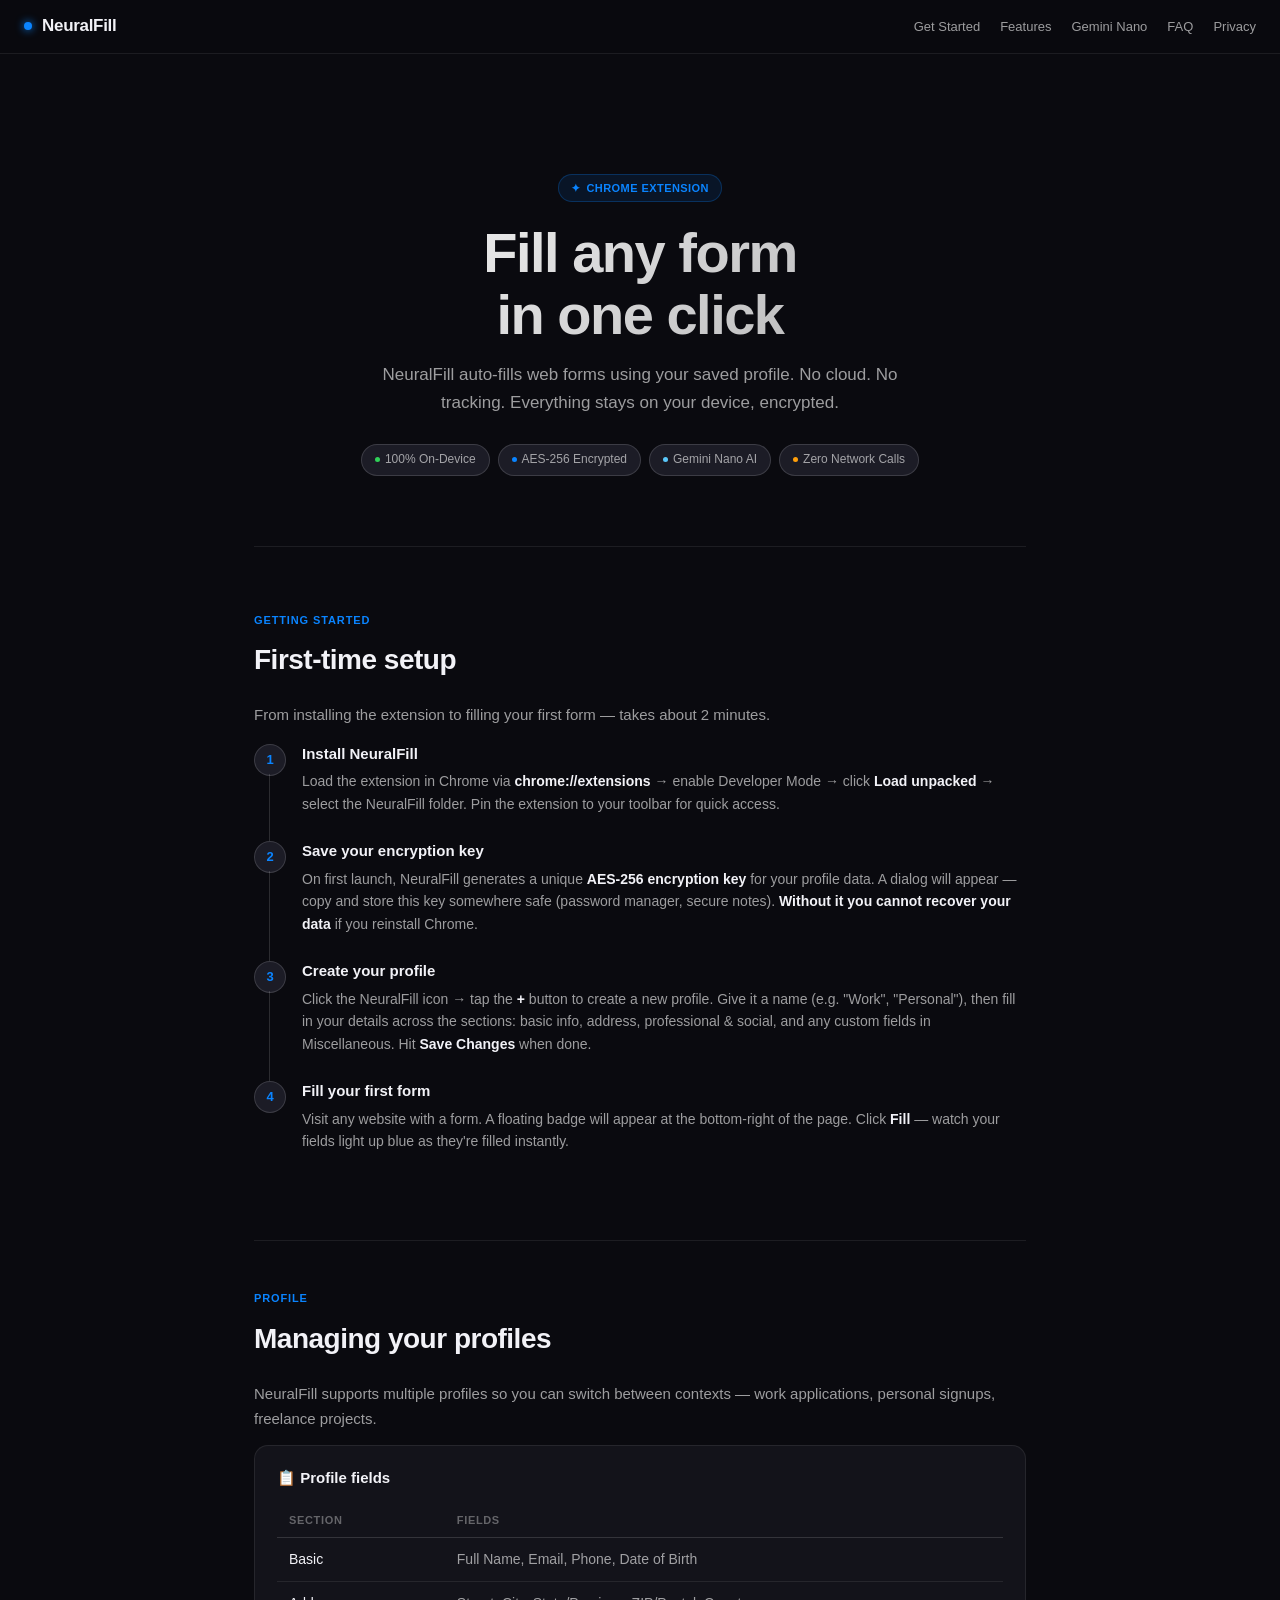
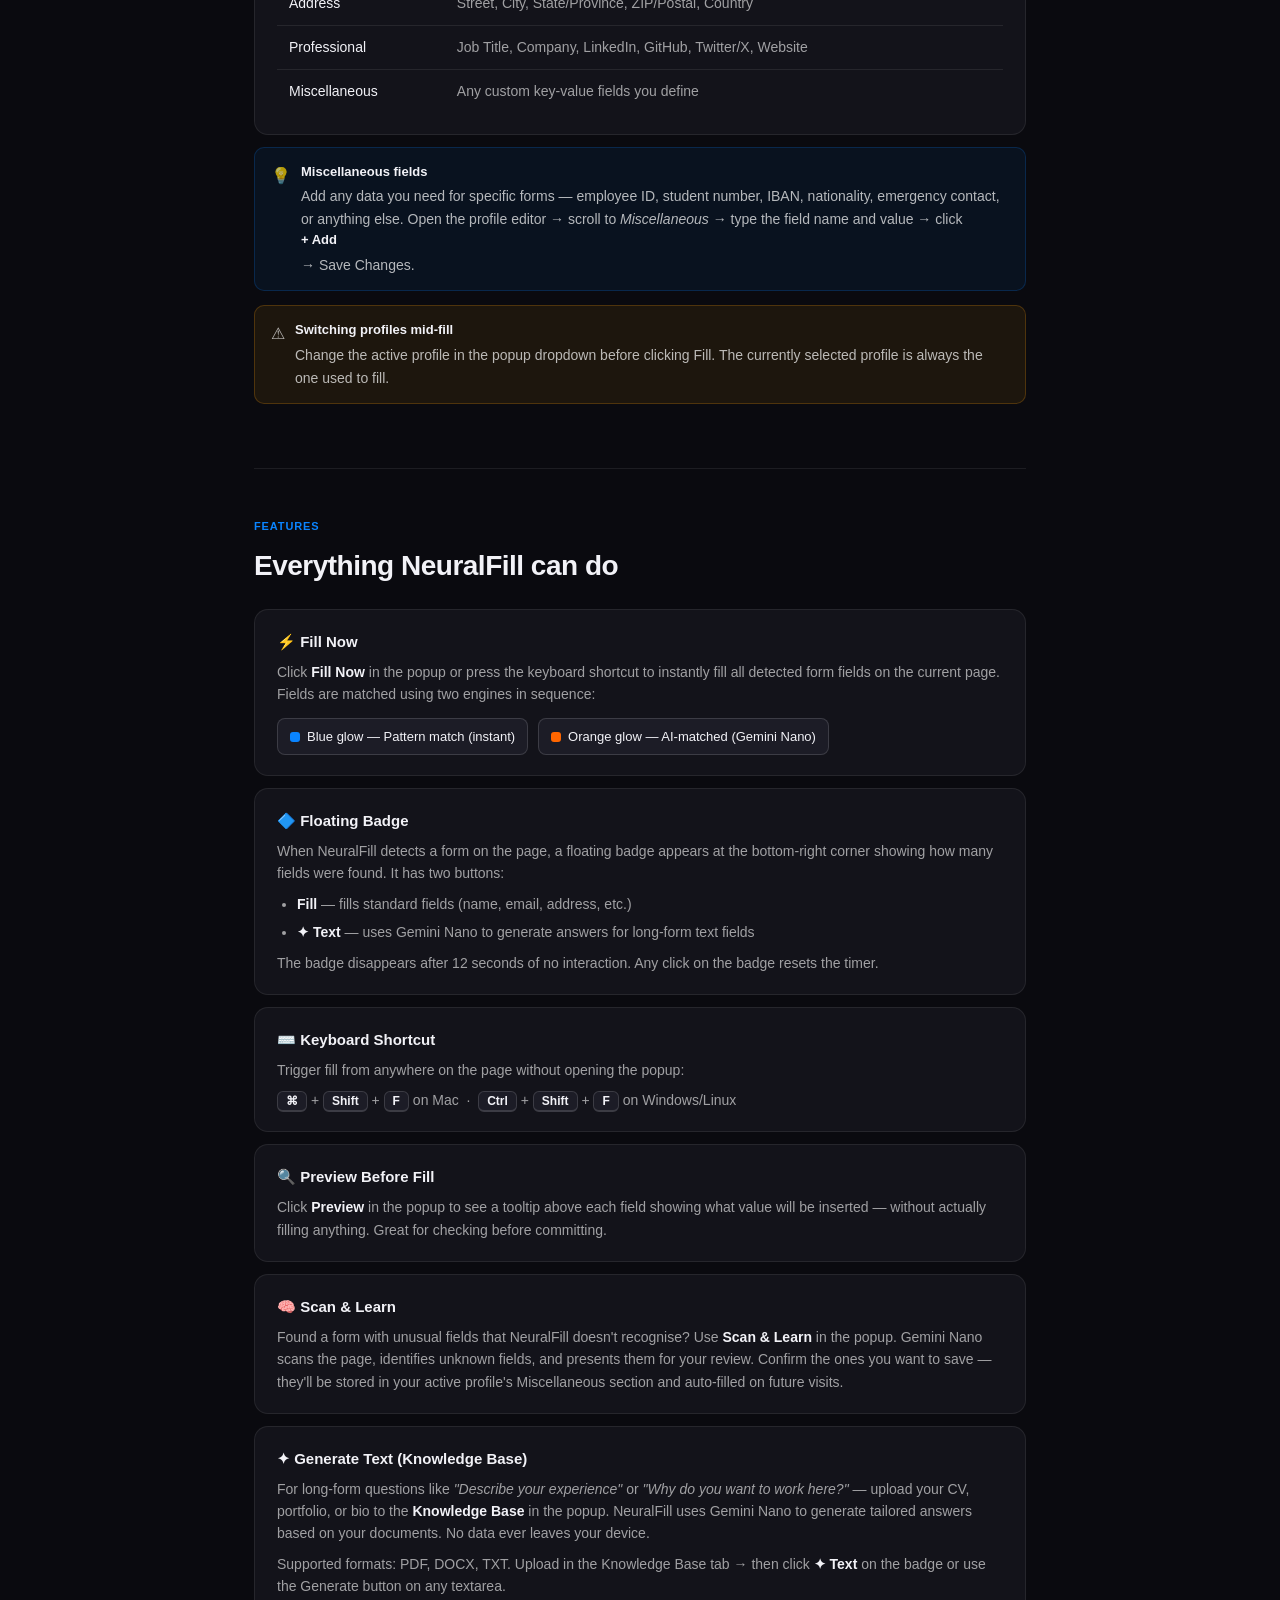
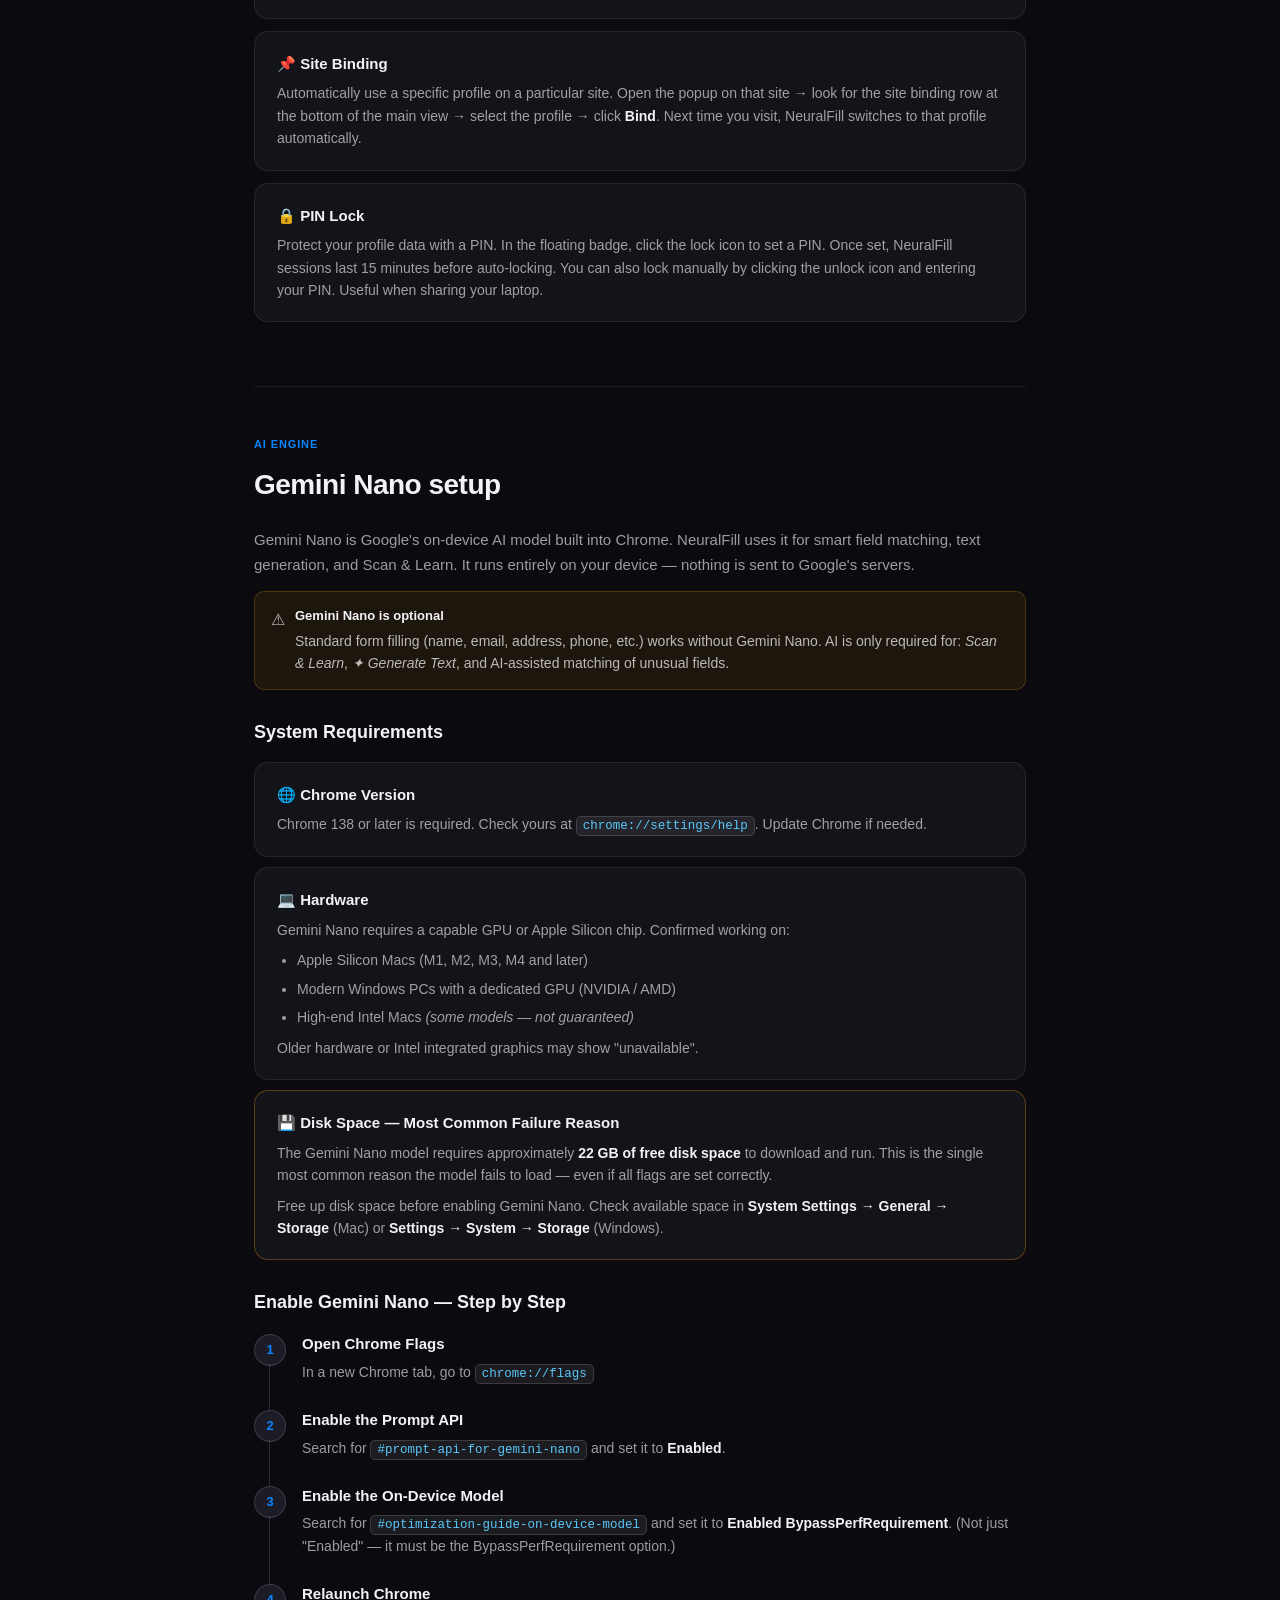
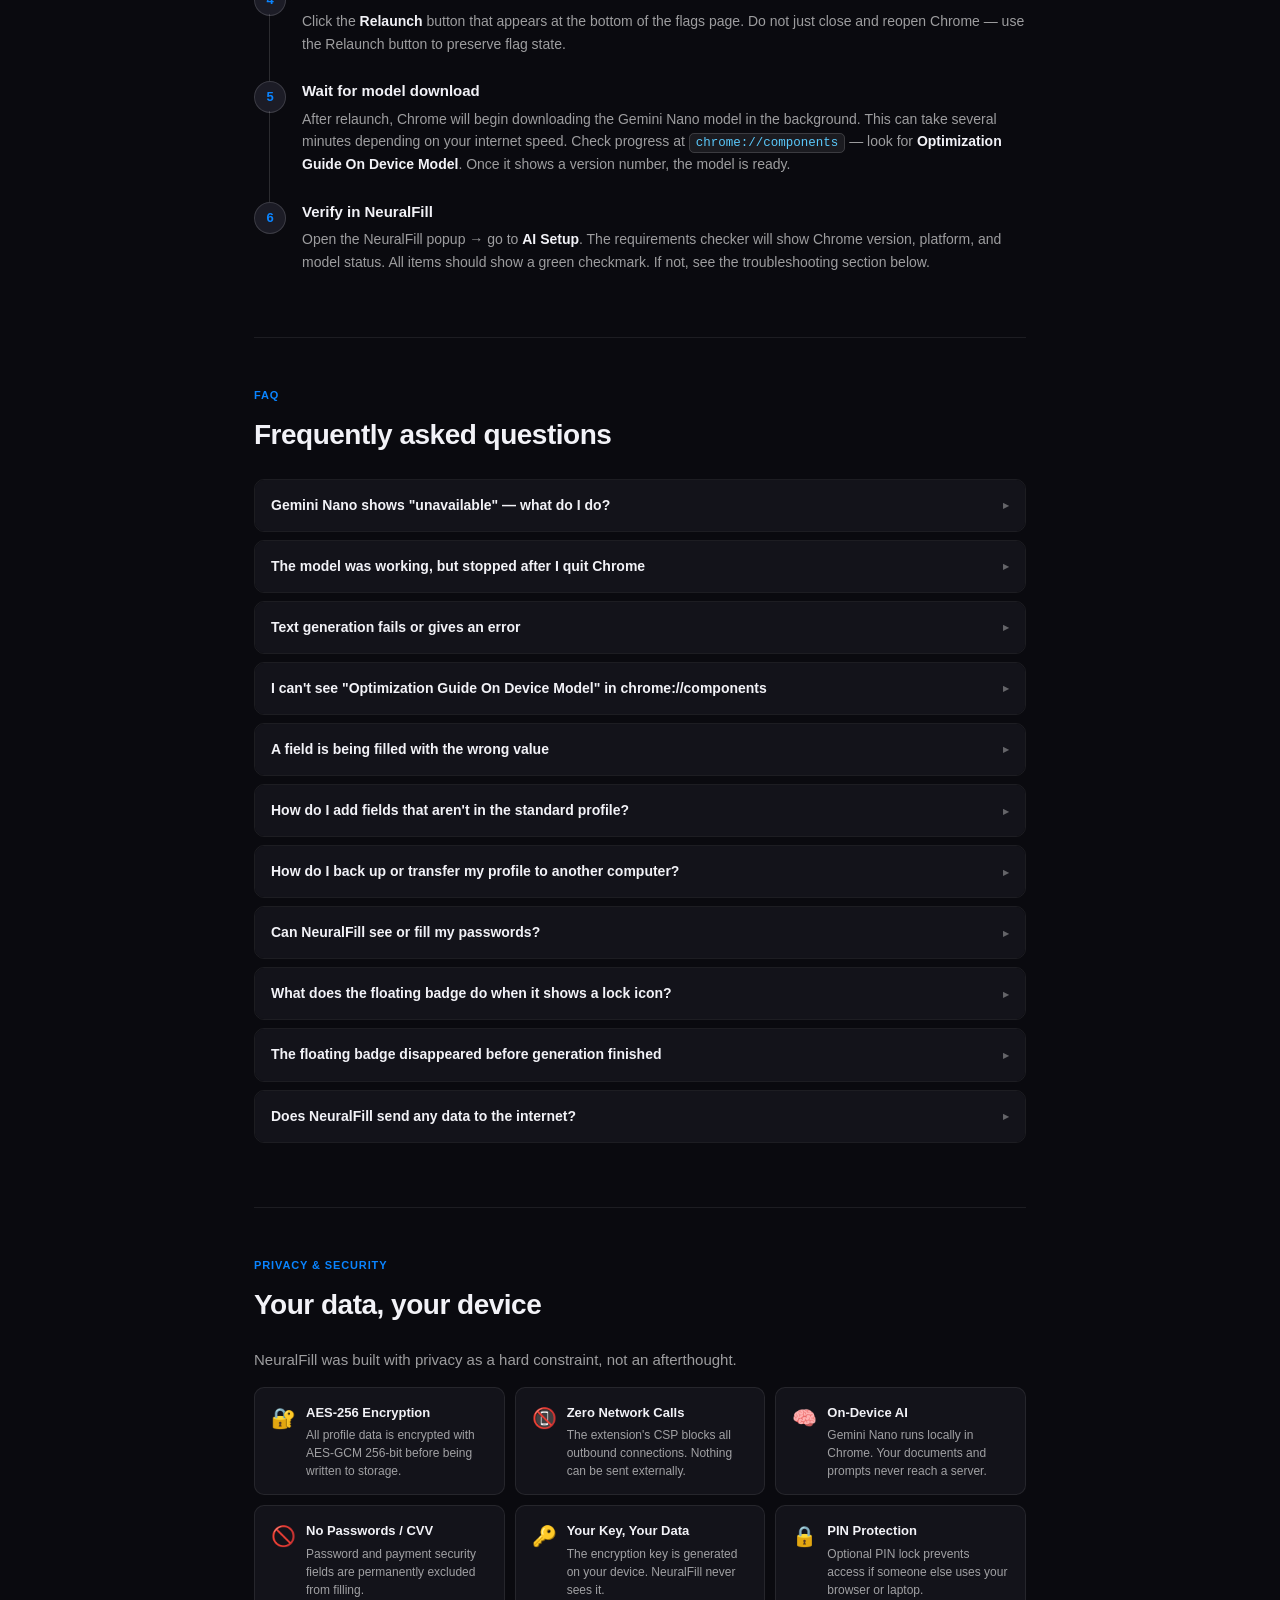
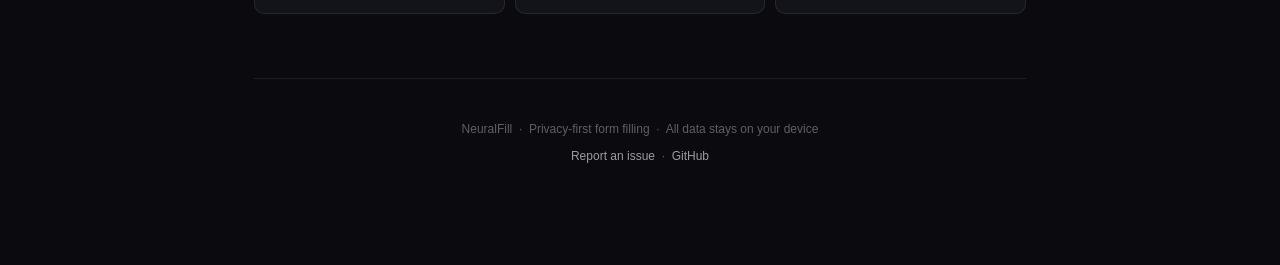
<file: docs/index.html>
<!DOCTYPE html>
<html lang="en">
<head>
  <meta charset="UTF-8">
  <meta name="viewport" content="width=device-width, initial-scale=1.0">
  <title>NeuralFill — User Guide</title>
  <style>
    :root {
      --bg: #0a0a0f;
      --bg-card: #13131a;
      --bg-elevated: #1c1c26;
      --border: rgba(255,255,255,0.08);
      --border-strong: rgba(255,255,255,0.14);
      --text: #f2f2f7;
      --text-secondary: rgba(255,255,255,0.6);
      --text-tertiary: rgba(255,255,255,0.35);
      --blue: #0a84ff;
      --green: #30d158;
      --orange: #ff9f0a;
      --red: #ff453a;
      --cyan: #5ac8fa;
      --purple: #bf5af2;
      --radius: 14px;
      --radius-sm: 10px;
    }

    * { box-sizing: border-box; margin: 0; padding: 0; }

    body {
      font-family: -apple-system, BlinkMacSystemFont, 'SF Pro Text', 'Helvetica Neue', sans-serif;
      background: var(--bg);
      color: var(--text);
      line-height: 1.65;
      -webkit-font-smoothing: antialiased;
    }

    /* ── Nav ── */
    nav {
      position: sticky;
      top: 0;
      z-index: 100;
      background: rgba(10,10,15,0.85);
      backdrop-filter: blur(20px);
      -webkit-backdrop-filter: blur(20px);
      border-bottom: 1px solid var(--border);
      padding: 0 24px;
      height: 54px;
      display: flex;
      align-items: center;
      justify-content: space-between;
    }
    .nav-brand {
      display: flex;
      align-items: center;
      gap: 10px;
      font-weight: 700;
      font-size: 17px;
      letter-spacing: -0.3px;
    }
    .nav-brand .dot {
      width: 8px; height: 8px;
      background: var(--blue);
      border-radius: 50%;
      box-shadow: 0 0 8px var(--blue);
    }
    .nav-links {
      display: flex;
      gap: 20px;
    }
    .nav-links a {
      color: var(--text-secondary);
      text-decoration: none;
      font-size: 13px;
      transition: color 0.15s;
    }
    .nav-links a:hover { color: var(--text); }

    /* ── Layout ── */
    .page-wrap {
      max-width: 820px;
      margin: 0 auto;
      padding: 60px 24px 100px;
    }

    /* ── Hero ── */
    .hero {
      text-align: center;
      padding: 60px 0 70px;
      border-bottom: 1px solid var(--border);
      margin-bottom: 64px;
    }
    .hero-badge {
      display: inline-flex;
      align-items: center;
      gap: 6px;
      background: rgba(10,132,255,0.1);
      border: 1px solid rgba(10,132,255,0.25);
      border-radius: 980px;
      padding: 4px 12px;
      font-size: 11px;
      font-weight: 600;
      color: var(--blue);
      letter-spacing: 0.04em;
      text-transform: uppercase;
      margin-bottom: 20px;
    }
    .hero h1 {
      font-size: clamp(36px, 6vw, 56px);
      font-weight: 800;
      letter-spacing: -1.5px;
      line-height: 1.1;
      margin-bottom: 16px;
      background: linear-gradient(135deg, #fff 0%, rgba(255,255,255,0.65) 100%);
      -webkit-background-clip: text;
      -webkit-text-fill-color: transparent;
      background-clip: text;
    }
    .hero p {
      font-size: 17px;
      color: var(--text-secondary);
      max-width: 520px;
      margin: 0 auto 28px;
      line-height: 1.6;
    }
    .hero-pills {
      display: flex;
      justify-content: center;
      gap: 8px;
      flex-wrap: wrap;
    }
    .pill {
      display: inline-flex;
      align-items: center;
      gap: 5px;
      background: var(--bg-elevated);
      border: 1px solid var(--border-strong);
      border-radius: 980px;
      padding: 5px 13px;
      font-size: 12px;
      color: var(--text-secondary);
    }
    .pill .dot-sm {
      width: 5px; height: 5px;
      border-radius: 50%;
    }

    /* ── Section ── */
    section {
      margin-bottom: 64px;
      scroll-margin-top: 70px;
    }
    .section-label {
      font-size: 11px;
      font-weight: 700;
      letter-spacing: 0.08em;
      text-transform: uppercase;
      color: var(--blue);
      margin-bottom: 8px;
    }
    section > h2 {
      font-size: 28px;
      font-weight: 700;
      letter-spacing: -0.5px;
      margin-bottom: 20px;
    }
    section > p, section > ul, section > ol {
      color: var(--text-secondary);
      font-size: 15px;
      margin-bottom: 14px;
    }
    ul, ol { padding-left: 20px; }
    li { margin-bottom: 6px; }
    strong { color: var(--text); font-weight: 600; }

    /* ── Cards ── */
    .card {
      background: var(--bg-card);
      border: 1px solid var(--border);
      border-radius: var(--radius);
      padding: 20px 22px;
      margin-bottom: 12px;
    }
    .card h3 {
      font-size: 15px;
      font-weight: 600;
      margin-bottom: 6px;
      display: flex;
      align-items: center;
      gap: 8px;
    }
    .card p, .card li {
      font-size: 14px;
      color: var(--text-secondary);
      line-height: 1.6;
    }
    .card ul { margin-top: 8px; }

    /* ── Steps ── */
    .steps {
      display: flex;
      flex-direction: column;
      gap: 0;
    }
    .step {
      display: flex;
      gap: 16px;
      position: relative;
    }
    .step:not(:last-child)::before {
      content: '';
      position: absolute;
      left: 15px;
      top: 32px;
      bottom: -8px;
      width: 1px;
      background: var(--border-strong);
    }
    .step-num {
      width: 32px;
      height: 32px;
      background: var(--bg-elevated);
      border: 1px solid var(--border-strong);
      border-radius: 50%;
      display: flex;
      align-items: center;
      justify-content: center;
      font-size: 13px;
      font-weight: 700;
      flex-shrink: 0;
      color: var(--blue);
      margin-top: 2px;
    }
    .step-body {
      padding-bottom: 24px;
      flex: 1;
    }
    .step-body h4 {
      font-size: 15px;
      font-weight: 600;
      margin-bottom: 4px;
    }
    .step-body p {
      font-size: 14px;
      color: var(--text-secondary);
      line-height: 1.6;
    }

    /* ── Callout boxes ── */
    .callout {
      border-radius: var(--radius-sm);
      padding: 14px 16px;
      margin-bottom: 14px;
      font-size: 14px;
      line-height: 1.6;
      display: flex;
      gap: 10px;
      align-items: flex-start;
    }
    .callout-icon { font-size: 16px; flex-shrink: 0; margin-top: 1px; }
    .callout-body { flex: 1; }
    .callout-body strong { display: block; margin-bottom: 3px; font-size: 13px; }
    .callout.warn {
      background: rgba(255,159,10,0.08);
      border: 1px solid rgba(255,159,10,0.22);
      color: rgba(255,255,255,0.7);
    }
    .callout.info {
      background: rgba(10,132,255,0.07);
      border: 1px solid rgba(10,132,255,0.2);
      color: rgba(255,255,255,0.7);
    }
    .callout.success {
      background: rgba(48,209,88,0.07);
      border: 1px solid rgba(48,209,88,0.2);
      color: rgba(255,255,255,0.7);
    }
    .callout.danger {
      background: rgba(255,69,58,0.07);
      border: 1px solid rgba(255,69,58,0.2);
      color: rgba(255,255,255,0.7);
    }

    /* ── Code / kbd ── */
    code {
      font-family: 'SF Mono', 'Fira Code', monospace;
      font-size: 12.5px;
      background: rgba(255,255,255,0.07);
      border: 1px solid var(--border-strong);
      border-radius: 5px;
      padding: 2px 6px;
      color: var(--cyan);
    }
    kbd {
      font-family: inherit;
      font-size: 12px;
      background: var(--bg-elevated);
      border: 1px solid var(--border-strong);
      border-bottom-width: 2px;
      border-radius: 6px;
      padding: 2px 8px;
      color: var(--text);
      font-weight: 600;
    }

    /* ── Color engine indicators ── */
    .engine-row {
      display: flex;
      gap: 10px;
      flex-wrap: wrap;
      margin-top: 12px;
    }
    .engine-badge {
      display: flex;
      align-items: center;
      gap: 7px;
      background: var(--bg-elevated);
      border: 1px solid var(--border-strong);
      border-radius: 8px;
      padding: 7px 12px;
      font-size: 13px;
    }
    .swatch {
      width: 10px; height: 10px;
      border-radius: 3px;
      flex-shrink: 0;
    }

    /* ── FAQ ── */
    .faq-item {
      border: 1px solid var(--border);
      border-radius: var(--radius-sm);
      margin-bottom: 8px;
      overflow: hidden;
    }
    .faq-q {
      padding: 14px 16px;
      font-size: 14px;
      font-weight: 600;
      cursor: pointer;
      display: flex;
      align-items: center;
      justify-content: space-between;
      gap: 12px;
      background: var(--bg-card);
      transition: background 0.15s;
      list-style: none;
      user-select: none;
    }
    .faq-q:hover { background: var(--bg-elevated); }
    .faq-q::after {
      content: '▸';
      font-size: 11px;
      color: var(--text-tertiary);
      transition: transform 0.2s;
      flex-shrink: 0;
    }
    details[open] .faq-q::after { transform: rotate(90deg); }
    .faq-a {
      padding: 0 16px 16px;
      font-size: 14px;
      color: var(--text-secondary);
      line-height: 1.7;
      background: var(--bg-card);
      border-top: 1px solid var(--border);
    }
    .faq-a p { margin-top: 12px; }
    .faq-a ul { margin-top: 8px; padding-left: 18px; }
    .faq-a li { margin-bottom: 5px; }

    /* ── Table ── */
    table {
      width: 100%;
      border-collapse: collapse;
      font-size: 14px;
      margin-top: 12px;
    }
    th {
      text-align: left;
      font-size: 11px;
      font-weight: 700;
      letter-spacing: 0.06em;
      text-transform: uppercase;
      color: var(--text-tertiary);
      padding: 8px 12px;
      border-bottom: 1px solid var(--border-strong);
    }
    td {
      padding: 10px 12px;
      color: var(--text-secondary);
      border-bottom: 1px solid var(--border);
      vertical-align: top;
    }
    tr:last-child td { border-bottom: none; }
    td:first-child { color: var(--text); font-weight: 500; }

    /* ── Privacy chips ── */
    .privacy-grid {
      display: grid;
      grid-template-columns: repeat(auto-fit, minmax(200px, 1fr));
      gap: 10px;
      margin-top: 14px;
    }
    .privacy-chip {
      background: var(--bg-card);
      border: 1px solid var(--border);
      border-radius: var(--radius-sm);
      padding: 14px 16px;
      display: flex;
      gap: 10px;
    }
    .privacy-chip .icon { font-size: 20px; flex-shrink: 0; }
    .privacy-chip h4 { font-size: 13px; font-weight: 600; margin-bottom: 3px; }
    .privacy-chip p { font-size: 12px; color: var(--text-secondary); line-height: 1.5; }

    /* ── Footer ── */
    footer {
      text-align: center;
      padding-top: 40px;
      border-top: 1px solid var(--border);
      color: var(--text-tertiary);
      font-size: 12px;
      line-height: 1.8;
    }
    footer a { color: var(--text-secondary); text-decoration: none; }
    footer a:hover { color: var(--text); }

    /* ── Divider ── */
    .divider {
      height: 1px;
      background: var(--border);
      margin: 48px 0;
    }

    @media (max-width: 600px) {
      .page-wrap { padding: 40px 16px 80px; }
      .nav-links { display: none; }
      .hero { padding: 40px 0 50px; }
    }
  </style>
</head>
<body>

<nav>
  <div class="nav-brand">
    <div class="dot"></div>
    NeuralFill
  </div>
  <div class="nav-links">
    <a href="#getting-started">Get Started</a>
    <a href="#features">Features</a>
    <a href="#gemini-nano">Gemini Nano</a>
    <a href="#faq">FAQ</a>
    <a href="#privacy">Privacy</a>
  </div>
</nav>

<div class="page-wrap">

  <!-- ── Hero ── -->
  <div class="hero">
    <div class="hero-badge">
      <span>✦</span> Chrome Extension
    </div>
    <h1>Fill any form<br>in one click</h1>
    <p>NeuralFill auto-fills web forms using your saved profile. No cloud. No tracking. Everything stays on your device, encrypted.</p>
    <div class="hero-pills">
      <span class="pill"><span class="dot-sm" style="background:#30d158;"></span> 100% On-Device</span>
      <span class="pill"><span class="dot-sm" style="background:#0a84ff;"></span> AES-256 Encrypted</span>
      <span class="pill"><span class="dot-sm" style="background:#5ac8fa;"></span> Gemini Nano AI</span>
      <span class="pill"><span class="dot-sm" style="background:#ff9f0a;"></span> Zero Network Calls</span>
    </div>
  </div>

  <!-- ── Getting Started ── -->
  <section id="getting-started">
    <div class="section-label">Getting Started</div>
    <h2>First-time setup</h2>
    <p>From installing the extension to filling your first form — takes about 2 minutes.</p>

    <div class="steps">
      <div class="step">
        <div class="step-num">1</div>
        <div class="step-body">
          <h4>Install NeuralFill</h4>
          <p>Load the extension in Chrome via <strong>chrome://extensions</strong> → enable Developer Mode → click <strong>Load unpacked</strong> → select the NeuralFill folder. Pin the extension to your toolbar for quick access.</p>
        </div>
      </div>
      <div class="step">
        <div class="step-num">2</div>
        <div class="step-body">
          <h4>Save your encryption key</h4>
          <p>On first launch, NeuralFill generates a unique <strong>AES-256 encryption key</strong> for your profile data. A dialog will appear — copy and store this key somewhere safe (password manager, secure notes). <strong>Without it you cannot recover your data</strong> if you reinstall Chrome.</p>
        </div>
      </div>
      <div class="step">
        <div class="step-num">3</div>
        <div class="step-body">
          <h4>Create your profile</h4>
          <p>Click the NeuralFill icon → tap the <strong>+</strong> button to create a new profile. Give it a name (e.g. "Work", "Personal"), then fill in your details across the sections: basic info, address, professional & social, and any custom fields in Miscellaneous. Hit <strong>Save Changes</strong> when done.</p>
        </div>
      </div>
      <div class="step">
        <div class="step-num">4</div>
        <div class="step-body">
          <h4>Fill your first form</h4>
          <p>Visit any website with a form. A floating badge will appear at the bottom-right of the page. Click <strong>Fill</strong> — watch your fields light up blue as they're filled instantly.</p>
        </div>
      </div>
    </div>
  </section>

  <div class="divider"></div>

  <!-- ── Profile ── -->
  <section id="profile">
    <div class="section-label">Profile</div>
    <h2>Managing your profiles</h2>
    <p>NeuralFill supports multiple profiles so you can switch between contexts — work applications, personal signups, freelance projects.</p>

    <div class="card">
      <h3>📋 Profile fields</h3>
      <table>
        <tr><th>Section</th><th>Fields</th></tr>
        <tr><td>Basic</td><td>Full Name, Email, Phone, Date of Birth</td></tr>
        <tr><td>Address</td><td>Street, City, State/Province, ZIP/Postal, Country</td></tr>
        <tr><td>Professional</td><td>Job Title, Company, LinkedIn, GitHub, Twitter/X, Website</td></tr>
        <tr><td>Miscellaneous</td><td>Any custom key-value fields you define</td></tr>
      </table>
    </div>

    <div class="callout info">
      <span class="callout-icon">💡</span>
      <div class="callout-body">
        <strong>Miscellaneous fields</strong>
        Add any data you need for specific forms — employee ID, student number, IBAN, nationality, emergency contact, or anything else. Open the profile editor → scroll to <em>Miscellaneous</em> → type the field name and value → click <strong>+ Add</strong> → Save Changes.
      </div>
    </div>

    <div class="callout warn">
      <span class="callout-icon">⚠</span>
      <div class="callout-body">
        <strong>Switching profiles mid-fill</strong>
        Change the active profile in the popup dropdown before clicking Fill. The currently selected profile is always the one used to fill.
      </div>
    </div>
  </section>

  <div class="divider"></div>

  <!-- ── Features ── -->
  <section id="features">
    <div class="section-label">Features</div>
    <h2>Everything NeuralFill can do</h2>

    <div class="card" style="margin-bottom:12px;">
      <h3>⚡ Fill Now</h3>
      <p>Click <strong>Fill Now</strong> in the popup or press the keyboard shortcut to instantly fill all detected form fields on the current page. Fields are matched using two engines in sequence:</p>
      <div class="engine-row">
        <div class="engine-badge"><span class="swatch" style="background:#0a84ff;"></span>Blue glow — Pattern match (instant)</div>
        <div class="engine-badge"><span class="swatch" style="background:#ff6600;"></span>Orange glow — AI-matched (Gemini Nano)</div>
      </div>
    </div>

    <div class="card" style="margin-bottom:12px;">
      <h3>🔷 Floating Badge</h3>
      <p>When NeuralFill detects a form on the page, a floating badge appears at the bottom-right corner showing how many fields were found. It has two buttons:</p>
      <ul>
        <li><strong>Fill</strong> — fills standard fields (name, email, address, etc.)</li>
        <li><strong>✦ Text</strong> — uses Gemini Nano to generate answers for long-form text fields</li>
      </ul>
      <p style="margin-top:8px;">The badge disappears after 12 seconds of no interaction. Any click on the badge resets the timer.</p>
    </div>

    <div class="card" style="margin-bottom:12px;">
      <h3>⌨️ Keyboard Shortcut</h3>
      <p>Trigger fill from anywhere on the page without opening the popup:</p>
      <p style="margin-top:8px;"><kbd>⌘</kbd> + <kbd>Shift</kbd> + <kbd>F</kbd> on Mac &nbsp;·&nbsp; <kbd>Ctrl</kbd> + <kbd>Shift</kbd> + <kbd>F</kbd> on Windows/Linux</p>
    </div>

    <div class="card" style="margin-bottom:12px;">
      <h3>🔍 Preview Before Fill</h3>
      <p>Click <strong>Preview</strong> in the popup to see a tooltip above each field showing what value will be inserted — without actually filling anything. Great for checking before committing.</p>
    </div>

    <div class="card" style="margin-bottom:12px;">
      <h3>🧠 Scan &amp; Learn</h3>
      <p>Found a form with unusual fields that NeuralFill doesn't recognise? Use <strong>Scan &amp; Learn</strong> in the popup. Gemini Nano scans the page, identifies unknown fields, and presents them for your review. Confirm the ones you want to save — they'll be stored in your active profile's Miscellaneous section and auto-filled on future visits.</p>
    </div>

    <div class="card" style="margin-bottom:12px;">
      <h3>✦ Generate Text (Knowledge Base)</h3>
      <p>For long-form questions like <em>"Describe your experience"</em> or <em>"Why do you want to work here?"</em> — upload your CV, portfolio, or bio to the <strong>Knowledge Base</strong> in the popup. NeuralFill uses Gemini Nano to generate tailored answers based on your documents. No data ever leaves your device.</p>
      <p style="margin-top:8px;">Supported formats: PDF, DOCX, TXT. Upload in the Knowledge Base tab → then click <strong>✦ Text</strong> on the badge or use the Generate button on any textarea.</p>
    </div>

    <div class="card" style="margin-bottom:12px;">
      <h3>📌 Site Binding</h3>
      <p>Automatically use a specific profile on a particular site. Open the popup on that site → look for the site binding row at the bottom of the main view → select the profile → click <strong>Bind</strong>. Next time you visit, NeuralFill switches to that profile automatically.</p>
    </div>

    <div class="card">
      <h3>🔒 PIN Lock</h3>
      <p>Protect your profile data with a PIN. In the floating badge, click the lock icon to set a PIN. Once set, NeuralFill sessions last 15 minutes before auto-locking. You can also lock manually by clicking the unlock icon and entering your PIN. Useful when sharing your laptop.</p>
    </div>
  </section>

  <div class="divider"></div>

  <!-- ── Gemini Nano ── -->
  <section id="gemini-nano">
    <div class="section-label">AI Engine</div>
    <h2>Gemini Nano setup</h2>
    <p>Gemini Nano is Google's on-device AI model built into Chrome. NeuralFill uses it for smart field matching, text generation, and Scan &amp; Learn. It runs entirely on your device — nothing is sent to Google's servers.</p>

    <div class="callout warn">
      <span class="callout-icon">⚠</span>
      <div class="callout-body">
        <strong>Gemini Nano is optional</strong>
        Standard form filling (name, email, address, phone, etc.) works without Gemini Nano. AI is only required for: <em>Scan &amp; Learn</em>, <em>✦ Generate Text</em>, and AI-assisted matching of unusual fields.
      </div>
    </div>

    <h3 style="font-size:18px;margin:28px 0 14px;">System Requirements</h3>

    <div class="card" style="margin-bottom:10px;">
      <h3>🌐 Chrome Version</h3>
      <p>Chrome 138 or later is required. Check yours at <code>chrome://settings/help</code>. Update Chrome if needed.</p>
    </div>

    <div class="card" style="margin-bottom:10px;">
      <h3>💻 Hardware</h3>
      <p>Gemini Nano requires a capable GPU or Apple Silicon chip. Confirmed working on:</p>
      <ul style="margin-top:8px;">
        <li>Apple Silicon Macs (M1, M2, M3, M4 and later)</li>
        <li>Modern Windows PCs with a dedicated GPU (NVIDIA / AMD)</li>
        <li>High-end Intel Macs <em>(some models — not guaranteed)</em></li>
      </ul>
      <p style="margin-top:8px;">Older hardware or Intel integrated graphics may show "unavailable".</p>
    </div>

    <div class="card" style="margin-bottom:10px; border-color: rgba(255,159,10,0.3);">
      <h3>💾 Disk Space — Most Common Failure Reason</h3>
      <p>The Gemini Nano model requires approximately <strong>22 GB of free disk space</strong> to download and run. This is the single most common reason the model fails to load — even if all flags are set correctly.</p>
      <p style="margin-top:8px;">Free up disk space before enabling Gemini Nano. Check available space in <strong>System Settings → General → Storage</strong> (Mac) or <strong>Settings → System → Storage</strong> (Windows).</p>
    </div>

    <h3 style="font-size:18px;margin:28px 0 14px;">Enable Gemini Nano — Step by Step</h3>

    <div class="steps">
      <div class="step">
        <div class="step-num">1</div>
        <div class="step-body">
          <h4>Open Chrome Flags</h4>
          <p>In a new Chrome tab, go to <code>chrome://flags</code></p>
        </div>
      </div>
      <div class="step">
        <div class="step-num">2</div>
        <div class="step-body">
          <h4>Enable the Prompt API</h4>
          <p>Search for <code>#prompt-api-for-gemini-nano</code> and set it to <strong>Enabled</strong>.</p>
        </div>
      </div>
      <div class="step">
        <div class="step-num">3</div>
        <div class="step-body">
          <h4>Enable the On-Device Model</h4>
          <p>Search for <code>#optimization-guide-on-device-model</code> and set it to <strong>Enabled BypassPerfRequirement</strong>. (Not just "Enabled" — it must be the BypassPerfRequirement option.)</p>
        </div>
      </div>
      <div class="step">
        <div class="step-num">4</div>
        <div class="step-body">
          <h4>Relaunch Chrome</h4>
          <p>Click the <strong>Relaunch</strong> button that appears at the bottom of the flags page. Do not just close and reopen Chrome — use the Relaunch button to preserve flag state.</p>
        </div>
      </div>
      <div class="step">
        <div class="step-num">5</div>
        <div class="step-body">
          <h4>Wait for model download</h4>
          <p>After relaunch, Chrome will begin downloading the Gemini Nano model in the background. This can take several minutes depending on your internet speed. Check progress at <code>chrome://components</code> — look for <strong>Optimization Guide On Device Model</strong>. Once it shows a version number, the model is ready.</p>
        </div>
      </div>
      <div class="step" style="margin-bottom:0;">
        <div class="step-num">6</div>
        <div class="step-body" style="padding-bottom:0;">
          <h4>Verify in NeuralFill</h4>
          <p>Open the NeuralFill popup → go to <strong>AI Setup</strong>. The requirements checker will show Chrome version, platform, and model status. All items should show a green checkmark. If not, see the troubleshooting section below.</p>
        </div>
      </div>
    </div>
  </section>

  <div class="divider"></div>

  <!-- ── FAQ ── -->
  <section id="faq">
    <div class="section-label">FAQ</div>
    <h2>Frequently asked questions</h2>

    <details class="faq-item">
      <summary class="faq-q">Gemini Nano shows "unavailable" — what do I do?</summary>
      <div class="faq-a">
        <p>Work through this checklist in order:</p>
        <ul>
          <li><strong>Chrome version:</strong> Must be 138 or later. Go to <code>chrome://settings/help</code> and update.</li>
          <li><strong>Both flags enabled:</strong> <code>#prompt-api-for-gemini-nano</code> → Enabled AND <code>#optimization-guide-on-device-model</code> → Enabled BypassPerfRequirement.</li>
          <li><strong>Used Relaunch button:</strong> After enabling flags, use the Relaunch button at the bottom of the page — not just close/reopen.</li>
          <li><strong>Disk space:</strong> At least 22 GB free space required. Free up space and try again.</li>
          <li><strong>Hardware:</strong> Older Intel Macs and PCs without a capable GPU may not be supported. Apple Silicon (M1 and later) works reliably.</li>
          <li><strong>Check model status:</strong> Visit <code>chrome://components</code> and look for "Optimization Guide On Device Model". If absent, wait longer or try relaunching Chrome again.</li>
        </ul>
      </div>
    </details>

    <details class="faq-item">
      <summary class="faq-q">The model was working, but stopped after I quit Chrome</summary>
      <div class="faq-a">
        <p>Fully quitting Chrome (<kbd>⌘</kbd>+<kbd>Q</kbd> on Mac, closing all windows on Windows) can reset experimental flag states. Always use the <strong>Relaunch</strong> button in <code>chrome://flags</code> instead of quitting and reopening. If you need to restart Chrome, re-enable the flags and relaunch again.</p>
      </div>
    </details>

    <details class="faq-item">
      <summary class="faq-q">Text generation fails or gives an error</summary>
      <div class="faq-a">
        <p>This can happen when Chrome's AI engine is under memory pressure on the first inference call. NeuralFill automatically retries once. If it still fails:</p>
        <ul>
          <li>Close other browser tabs to free memory</li>
          <li>Close other applications running in the background</li>
          <li>Try the generation again — the second attempt almost always succeeds</li>
          <li>If generating multiple text fields, be patient — each field can take 5–15 seconds</li>
        </ul>
      </div>
    </details>

    <details class="faq-item">
      <summary class="faq-q">I can't see "Optimization Guide On Device Model" in chrome://components</summary>
      <div class="faq-a">
        <p>This component only appears after both Chrome flags are enabled and Chrome has been relaunched. Steps to force it:</p>
        <ul>
          <li>Enable both flags as described above</li>
          <li>Click Relaunch (not close/reopen)</li>
          <li>Wait 5–10 minutes after relaunch</li>
          <li>Go to <code>chrome://components</code> and click <strong>Check for update</strong> on any component to trigger a refresh</li>
          <li>If it still doesn't appear after 30 minutes, ensure you have enough disk space and a stable internet connection</li>
        </ul>
      </div>
    </details>

    <details class="faq-item">
      <summary class="faq-q">A field is being filled with the wrong value</summary>
      <div class="faq-a">
        <p>NeuralFill uses field labels, IDs, and names to identify what each field is. Occasionally a field on a site uses an unusual name. To fix it:</p>
        <ul>
          <li>Use <strong>Scan &amp; Learn</strong> — Gemini Nano will identify the field and save the correct mapping to your profile</li>
          <li>Right-click the field → use the context menu to manually map it to the right profile value</li>
          <li>Add the correct value in your profile's <strong>Miscellaneous</strong> section with a field name matching the site's label</li>
        </ul>
        <p>NeuralFill will <strong>never</strong> fill password, CVV, card number, or expiry date fields regardless of how they're labelled.</p>
      </div>
    </details>

    <details class="faq-item">
      <summary class="faq-q">How do I add fields that aren't in the standard profile?</summary>
      <div class="faq-a">
        <p>Open the profile editor → scroll to the <strong>Miscellaneous</strong> section at the bottom → type the field name (e.g. "Employee ID") and its value → click <strong>+ Add</strong>. You can add as many fields as you need. Hit <strong>Save Changes</strong> at the bottom when done.</p>
        <p>Alternatively, use <strong>Scan &amp; Learn</strong> on a site that has those fields — NeuralFill will detect them automatically.</p>
      </div>
    </details>

    <details class="faq-item">
      <summary class="faq-q">How do I back up or transfer my profile to another computer?</summary>
      <div class="faq-a">
        <p>Open the profile editor for any profile → click <strong>Export JSON</strong>. Save the file. On the new machine, open NeuralFill → click <strong>Import Profile from JSON</strong> and select the file.</p>
        <p>Your <strong>encryption key</strong> is device-specific. You will need to re-enter your profile data if moving to a new installation, or keep the exported JSON as a backup alongside your key.</p>
      </div>
    </details>

    <details class="faq-item">
      <summary class="faq-q">Can NeuralFill see or fill my passwords?</summary>
      <div class="faq-a">
        <p>No. NeuralFill explicitly skips all password fields. It detects them by field type (<code>type="password"</code>) and by name patterns (password, pass, pwd, secret). This exclusion cannot be overridden.</p>
        <p>Similarly, payment fields — CVV, card numbers, and expiry dates — are also permanently excluded.</p>
      </div>
    </details>

    <details class="faq-item">
      <summary class="faq-q">What does the floating badge do when it shows a lock icon?</summary>
      <div class="faq-a">
        <p>The lock icon reflects your PIN security state:</p>
        <ul>
          <li><strong>🔓 Open padlock (green)</strong> — unlocked and ready to fill</li>
          <li><strong>🔒 Closed padlock (dim)</strong> — locked; click it to enter your PIN and unlock</li>
          <li><strong>No PIN configured</strong> — shows open padlock; click it to set a PIN for security</li>
        </ul>
        <p>Once unlocked, your session stays unlocked for 15 minutes of activity. You can lock early by clicking the open padlock icon and confirming your PIN.</p>
      </div>
    </details>

    <details class="faq-item">
      <summary class="faq-q">The floating badge disappeared before generation finished</summary>
      <div class="faq-a">
        <p>This was a known issue that has been fixed. The badge now stays visible for the entire duration of text generation and only disappears ~6 seconds after all fields have been generated. If you're still seeing early dismissal, reload the extension at <code>chrome://extensions</code>.</p>
      </div>
    </details>

    <details class="faq-item">
      <summary class="faq-q">Does NeuralFill send any data to the internet?</summary>
      <div class="faq-a">
        <p>No. NeuralFill's Content Security Policy explicitly blocks all network connections (<code>connect-src 'none'</code>). Your profile data, documents, and AI interactions are 100% local. Gemini Nano runs on your device — not on Google's servers.</p>
      </div>
    </details>
  </section>

  <div class="divider"></div>

  <!-- ── Privacy ── -->
  <section id="privacy">
    <div class="section-label">Privacy &amp; Security</div>
    <h2>Your data, your device</h2>
    <p>NeuralFill was built with privacy as a hard constraint, not an afterthought.</p>

    <div class="privacy-grid">
      <div class="privacy-chip">
        <span class="icon">🔐</span>
        <div>
          <h4>AES-256 Encryption</h4>
          <p>All profile data is encrypted with AES-GCM 256-bit before being written to storage.</p>
        </div>
      </div>
      <div class="privacy-chip">
        <span class="icon">📵</span>
        <div>
          <h4>Zero Network Calls</h4>
          <p>The extension's CSP blocks all outbound connections. Nothing can be sent externally.</p>
        </div>
      </div>
      <div class="privacy-chip">
        <span class="icon">🧠</span>
        <div>
          <h4>On-Device AI</h4>
          <p>Gemini Nano runs locally in Chrome. Your documents and prompts never reach a server.</p>
        </div>
      </div>
      <div class="privacy-chip">
        <span class="icon">🚫</span>
        <div>
          <h4>No Passwords / CVV</h4>
          <p>Password and payment security fields are permanently excluded from filling.</p>
        </div>
      </div>
      <div class="privacy-chip">
        <span class="icon">🔑</span>
        <div>
          <h4>Your Key, Your Data</h4>
          <p>The encryption key is generated on your device. NeuralFill never sees it.</p>
        </div>
      </div>
      <div class="privacy-chip">
        <span class="icon">🔒</span>
        <div>
          <h4>PIN Protection</h4>
          <p>Optional PIN lock prevents access if someone else uses your browser or laptop.</p>
        </div>
      </div>
    </div>
  </section>

  <footer>
    <p>NeuralFill &nbsp;·&nbsp; Privacy-first form filling &nbsp;·&nbsp; All data stays on your device</p>
    <p style="margin-top:6px;"><a href="https://github.com/anishmoncivarghese/NeuralFill/issues" target="_blank">Report an issue</a> &nbsp;·&nbsp; <a href="https://github.com/anishmoncivarghese/NeuralFill" target="_blank">GitHub</a></p>
  </footer>

</div>
</body>
</html>
</file>
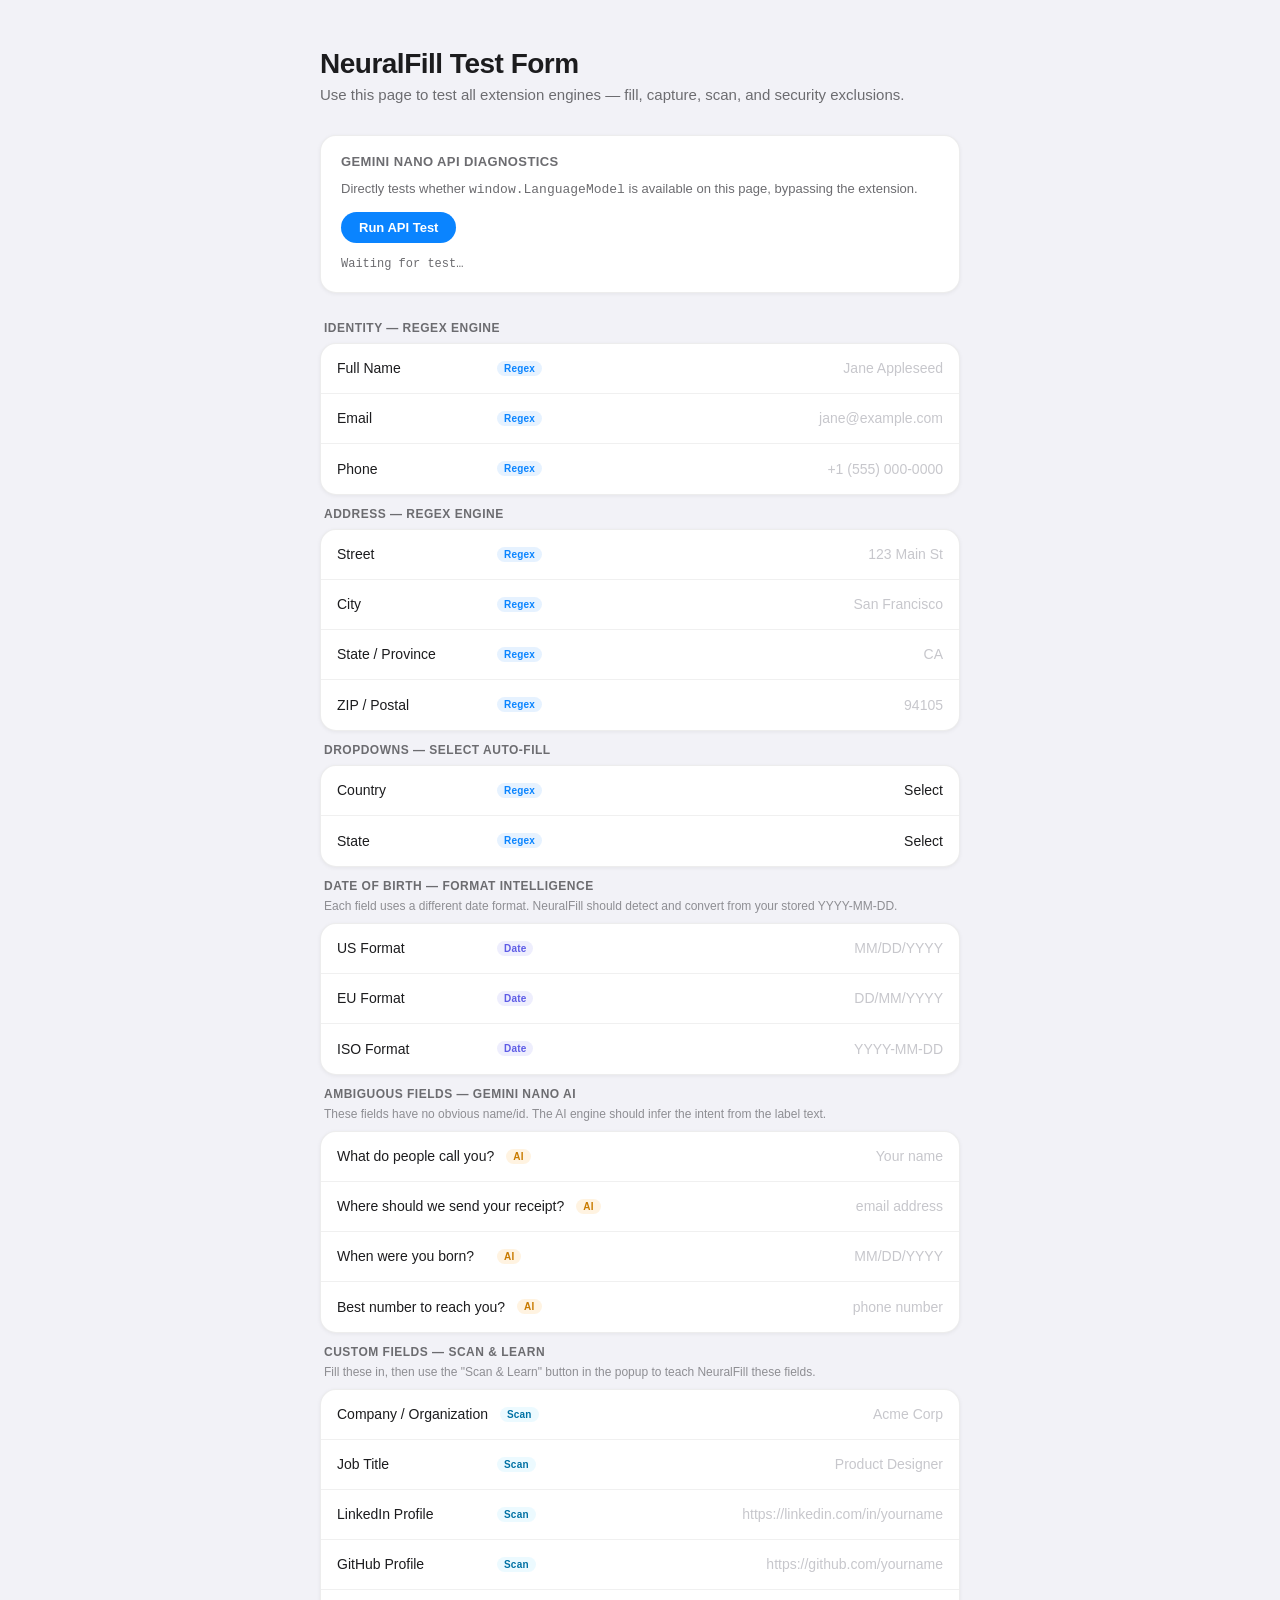
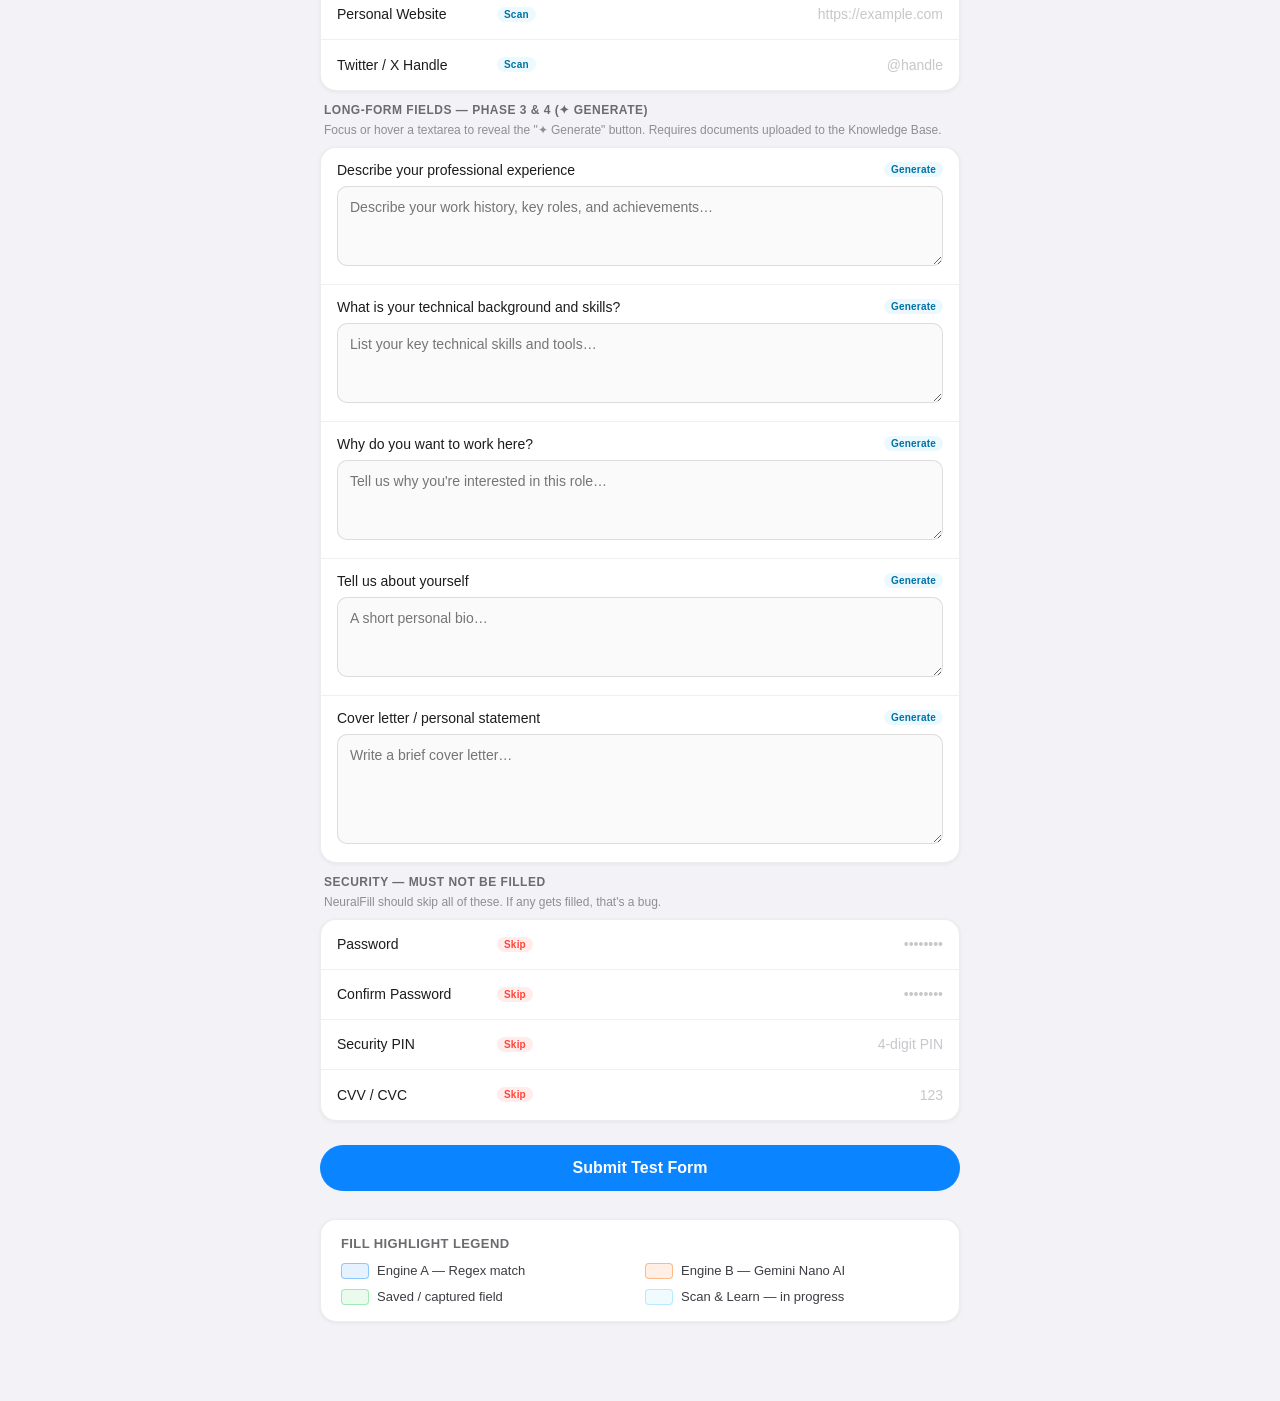
<file: test-form.html>
<!DOCTYPE html>
<html lang="en">
<head>
  <meta charset="UTF-8">
  <meta name="viewport" content="width=device-width, initial-scale=1.0">
  <title>NeuralFill — Test Form</title>
  <style>
    *, *::before, *::after { box-sizing: border-box; margin: 0; padding: 0; }

    body {
      font-family: -apple-system, BlinkMacSystemFont, 'SF Pro Text', 'Helvetica Neue', sans-serif;
      background: #f2f2f7;
      color: #1c1c1e;
      padding: 48px 20px 80px;
      -webkit-font-smoothing: antialiased;
    }

    .page-header {
      max-width: 640px;
      margin: 0 auto 32px;
    }

    .page-header h1 {
      font-size: 28px;
      font-weight: 700;
      letter-spacing: -0.5px;
      color: #1c1c1e;
    }

    .page-header p {
      margin-top: 6px;
      font-size: 15px;
      color: #6c6c70;
    }

    /* ── AI Diagnostics Panel ── */
    .diag-card {
      max-width: 640px;
      margin: 0 auto 28px;
      background: #fff;
      border-radius: 16px;
      padding: 18px 20px;
      border: 1px solid rgba(0,0,0,0.07);
      box-shadow: 0 1px 4px rgba(0,0,0,0.06);
    }

    .diag-card h3 {
      font-size: 13px;
      font-weight: 600;
      color: #6c6c70;
      text-transform: uppercase;
      letter-spacing: 0.4px;
      margin-bottom: 10px;
    }

    .diag-card p {
      font-size: 13px;
      color: #6c6c70;
      margin-bottom: 12px;
      line-height: 1.5;
    }

    #directAiTestBtn {
      background: #0a84ff;
      color: #fff;
      border: none;
      padding: 8px 18px;
      border-radius: 980px;
      font-size: 13px;
      font-weight: 600;
      font-family: inherit;
      cursor: pointer;
      transition: background 0.15s;
    }

    #directAiTestBtn:hover { background: #409cff; }

    #aiTestOutput {
      margin-top: 12px;
      font-family: 'SF Mono', 'Menlo', monospace;
      font-size: 12px;
      white-space: pre-wrap;
      word-break: break-all;
      color: #6c6c70;
      line-height: 1.6;
    }

    /* ── Section ── */
    .section {
      max-width: 640px;
      margin: 0 auto 12px;
    }

    .section-label {
      font-size: 12px;
      font-weight: 600;
      color: #6c6c70;
      text-transform: uppercase;
      letter-spacing: 0.5px;
      padding: 0 4px;
      margin-bottom: 8px;
    }

    .section-note {
      font-size: 12px;
      color: #8e8e93;
      padding: 0 4px;
      margin-top: -4px;
      margin-bottom: 8px;
      line-height: 1.5;
    }

    /* ── Card (grouped inputs iOS-style) ── */
    .card {
      background: #fff;
      border-radius: 16px;
      border: 1px solid rgba(0,0,0,0.07);
      box-shadow: 0 1px 4px rgba(0,0,0,0.06);
      overflow: hidden;
    }

    .field-row {
      display: flex;
      align-items: center;
      padding: 0 16px;
      border-bottom: 1px solid rgba(0,0,0,0.06);
      min-height: 50px;
      gap: 12px;
    }

    .field-row:last-child { border-bottom: none; }

    .field-row label {
      font-size: 14px;
      font-weight: 500;
      color: #1c1c1e;
      min-width: 148px;
      flex-shrink: 0;
    }

    .field-row input,
    .field-row select {
      flex: 1;
      border: none;
      outline: none;
      font-size: 14px;
      font-family: inherit;
      color: #1c1c1e;
      background: transparent;
      text-align: right;
      padding: 14px 0;
    }

    .field-row input::placeholder,
    .field-row select::placeholder {
      color: #c7c7cc;
    }

    .field-row select {
      -webkit-appearance: none;
      appearance: none;
      cursor: pointer;
      color: #1c1c1e;
    }

    .field-row select option { color: #1c1c1e; }

    /* ── Engine badges ── */
    .badge {
      display: inline-block;
      font-size: 10px;
      font-weight: 600;
      padding: 2px 7px;
      border-radius: 980px;
      letter-spacing: 0.2px;
      flex-shrink: 0;
    }

    .badge-regex { background: rgba(10,132,255,0.1); color: #0a84ff; }
    .badge-ai    { background: rgba(255,159,10,0.12); color: #c97b00; }
    .badge-skip  { background: rgba(255,69,58,0.1); color: #ff453a; }
    .badge-scan  { background: rgba(100,210,255,0.12); color: #0071a4; }
    .badge-date  { background: rgba(94,92,230,0.1); color: #5e5ce6; }

    /* ── Long-form / textarea rows ── */
    .field-block {
      padding: 14px 16px;
      border-bottom: 1px solid rgba(0,0,0,0.06);
    }

    .field-block:last-child { border-bottom: none; }

    .field-block-header {
      display: flex;
      align-items: center;
      gap: 10px;
      margin-bottom: 8px;
    }

    .field-block-header label {
      font-size: 14px;
      font-weight: 500;
      color: #1c1c1e;
      flex: 1;
    }

    .field-block textarea {
      width: 100%;
      min-height: 80px;
      border: 1px solid rgba(0,0,0,0.12);
      border-radius: 10px;
      padding: 10px 12px;
      font-size: 14px;
      font-family: inherit;
      color: #1c1c1e;
      background: #fafafa;
      resize: vertical;
      outline: none;
      line-height: 1.5;
      transition: border-color 0.15s;
    }

    .field-block textarea:focus {
      border-color: rgba(10,132,255,0.5);
      background: #fff;
    }

    .badge-generate { background: rgba(90,200,250,0.12); color: #0071a4; }

    /* ── Submit button ── */
    .submit-wrap {
      max-width: 640px;
      margin: 24px auto 0;
    }

    .submit-btn {
      width: 100%;
      padding: 14px;
      background: #0a84ff;
      color: #fff;
      border: none;
      border-radius: 980px;
      font-size: 16px;
      font-weight: 600;
      font-family: inherit;
      cursor: pointer;
      transition: background 0.15s, transform 0.1s;
    }

    .submit-btn:hover  { background: #409cff; }
    .submit-btn:active { background: #0071e3; transform: scale(0.99); }

    /* ── Legend ── */
    .legend {
      max-width: 640px;
      margin: 28px auto 0;
      background: #fff;
      border-radius: 16px;
      padding: 16px 20px;
      border: 1px solid rgba(0,0,0,0.07);
      box-shadow: 0 1px 4px rgba(0,0,0,0.06);
    }

    .legend h3 {
      font-size: 13px;
      font-weight: 600;
      color: #6c6c70;
      text-transform: uppercase;
      letter-spacing: 0.4px;
      margin-bottom: 12px;
    }

    .legend-grid {
      display: grid;
      grid-template-columns: 1fr 1fr;
      gap: 10px;
    }

    .legend-item {
      display: flex;
      align-items: center;
      gap: 8px;
      font-size: 13px;
      color: #3c3c43;
    }

    .legend-swatch {
      width: 28px;
      height: 16px;
      border-radius: 4px;
      flex-shrink: 0;
    }

    /* ── Submit result toast ── */
    #submitToast {
      display: none;
      max-width: 640px;
      margin: 16px auto 0;
      background: rgba(48,209,88,0.1);
      border: 1px solid rgba(48,209,88,0.3);
      border-radius: 12px;
      padding: 12px 16px;
      font-size: 13px;
      color: #1c7a37;
      font-weight: 500;
    }
  </style>
</head>
<body>

  <div class="page-header">
    <h1>NeuralFill Test Form</h1>
    <p>Use this page to test all extension engines — fill, capture, scan, and security exclusions.</p>
  </div>

  <!-- AI Diagnostics -->
  <div class="diag-card">
    <h3>Gemini Nano API Diagnostics</h3>
    <p>Directly tests whether <code>window.LanguageModel</code> is available on this page, bypassing the extension.</p>
    <button id="directAiTestBtn">Run API Test</button>
    <div id="aiTestOutput">Waiting for test…</div>
  </div>

  <form id="testForm" onsubmit="handleSubmit(event)">

    <!-- Section 1: Basic Identity — Regex Engine -->
    <div class="section">
      <div class="section-label">Identity — Regex Engine</div>
      <div class="card">
        <div class="field-row">
          <label for="full_name">Full Name</label>
          <span class="badge badge-regex">Regex</span>
          <input type="text" id="full_name" name="full_name" placeholder="Jane Appleseed">
        </div>
        <div class="field-row">
          <label for="email_addr">Email</label>
          <span class="badge badge-regex">Regex</span>
          <input type="email" id="email_addr" name="email" placeholder="jane@example.com">
        </div>
        <div class="field-row">
          <label for="phone_number">Phone</label>
          <span class="badge badge-regex">Regex</span>
          <input type="tel" id="phone_number" name="phone" placeholder="+1 (555) 000-0000">
        </div>
      </div>
    </div>

    <!-- Section 2: Address — Regex Engine -->
    <div class="section">
      <div class="section-label">Address — Regex Engine</div>
      <div class="card">
        <div class="field-row">
          <label for="street_addr">Street</label>
          <span class="badge badge-regex">Regex</span>
          <input type="text" id="street_addr" name="address_line_1" placeholder="123 Main St">
        </div>
        <div class="field-row">
          <label for="user_city">City</label>
          <span class="badge badge-regex">Regex</span>
          <input type="text" id="user_city" name="city" placeholder="San Francisco">
        </div>
        <div class="field-row">
          <label for="user_state">State / Province</label>
          <span class="badge badge-regex">Regex</span>
          <input type="text" id="user_state" name="state" placeholder="CA">
        </div>
        <div class="field-row">
          <label for="user_zip">ZIP / Postal</label>
          <span class="badge badge-regex">Regex</span>
          <input type="text" id="user_zip" name="zipcode" placeholder="94105">
        </div>
      </div>
    </div>

    <!-- Section 3: Dropdowns -->
    <div class="section">
      <div class="section-label">Dropdowns — Select Auto-Fill</div>
      <div class="card">
        <div class="field-row">
          <label for="country_select">Country</label>
          <span class="badge badge-regex">Regex</span>
          <select id="country_select" name="country">
            <option value="">Select</option>
            <option value="US">United States</option>
            <option value="GB">United Kingdom</option>
            <option value="CA">Canada</option>
            <option value="AU">Australia</option>
            <option value="IN">India</option>
            <option value="DE">Germany</option>
            <option value="FR">France</option>
            <option value="JP">Japan</option>
            <option value="BR">Brazil</option>
            <option value="SG">Singapore</option>
          </select>
        </div>
        <div class="field-row">
          <label for="state_select">State</label>
          <span class="badge badge-regex">Regex</span>
          <select id="state_select" name="state_dropdown">
            <option value="">Select</option>
            <option value="CA">California</option>
            <option value="NY">New York</option>
            <option value="TX">Texas</option>
            <option value="FL">Florida</option>
            <option value="WA">Washington</option>
            <option value="MH">Maharashtra</option>
            <option value="KA">Karnataka</option>
            <option value="DL">Delhi</option>
          </select>
        </div>
      </div>
    </div>

    <!-- Section 4: Date Format Intelligence -->
    <div class="section">
      <div class="section-label">Date of Birth — Format Intelligence</div>
      <div class="section-note">Each field uses a different date format. NeuralFill should detect and convert from your stored YYYY-MM-DD.</div>
      <div class="card">
        <div class="field-row">
          <label for="dob_us">US Format</label>
          <span class="badge badge-date">Date</span>
          <input type="text" id="dob_us" name="date_of_birth" placeholder="MM/DD/YYYY">
        </div>
        <div class="field-row">
          <label for="dob_eu">EU Format</label>
          <span class="badge badge-date">Date</span>
          <input type="text" id="dob_eu" name="birthdate" placeholder="DD/MM/YYYY">
        </div>
        <div class="field-row">
          <label for="dob_iso">ISO Format</label>
          <span class="badge badge-date">Date</span>
          <input type="text" id="dob_iso" name="dob" placeholder="YYYY-MM-DD">
        </div>
      </div>
    </div>

    <!-- Section 5: Ambiguous Fields — AI Engine -->
    <div class="section">
      <div class="section-label">Ambiguous Fields — Gemini Nano AI</div>
      <div class="section-note">These fields have no obvious name/id. The AI engine should infer the intent from the label text.</div>
      <div class="card">
        <div class="field-row">
          <label for="field_alias">What do people call you?</label>
          <span class="badge badge-ai">AI</span>
          <input type="text" id="field_alias" name="f_alias" placeholder="Your name">
        </div>
        <div class="field-row">
          <label for="field_contact">Where should we send your receipt?</label>
          <span class="badge badge-ai">AI</span>
          <input type="text" id="field_contact" name="f_contact" placeholder="email address">
        </div>
        <div class="field-row">
          <label for="field_birthday">When were you born?</label>
          <span class="badge badge-ai">AI</span>
          <input type="text" id="field_birthday" name="f_bday" placeholder="MM/DD/YYYY">
        </div>
        <div class="field-row">
          <label for="field_reach">Best number to reach you?</label>
          <span class="badge badge-ai">AI</span>
          <input type="text" id="field_reach" name="f_reach" placeholder="phone number">
        </div>
      </div>
    </div>

    <!-- Section 6: Scan & Learn -->
    <div class="section">
      <div class="section-label">Custom Fields — Scan &amp; Learn</div>
      <div class="section-note">Fill these in, then use the "Scan &amp; Learn" button in the popup to teach NeuralFill these fields.</div>
      <div class="card">
        <div class="field-row">
          <label for="org_name">Company / Organization</label>
          <span class="badge badge-scan">Scan</span>
          <input type="text" id="org_name" name="company" placeholder="Acme Corp">
        </div>
        <div class="field-row">
          <label for="job_title">Job Title</label>
          <span class="badge badge-scan">Scan</span>
          <input type="text" id="job_title" name="title" placeholder="Product Designer">
        </div>
        <div class="field-row">
          <label for="linkedin_url">LinkedIn Profile</label>
          <span class="badge badge-scan">Scan</span>
          <input type="url" id="linkedin_url" name="linkedin" placeholder="https://linkedin.com/in/yourname">
        </div>
        <div class="field-row">
          <label for="github_url">GitHub Profile</label>
          <span class="badge badge-scan">Scan</span>
          <input type="url" id="github_url" name="github" placeholder="https://github.com/yourname">
        </div>
        <div class="field-row">
          <label for="website_url">Personal Website</label>
          <span class="badge badge-scan">Scan</span>
          <input type="url" id="website_url" name="website" placeholder="https://example.com">
        </div>
        <div class="field-row">
          <label for="twitter_handle">Twitter / X Handle</label>
          <span class="badge badge-scan">Scan</span>
          <input type="text" id="twitter_handle" name="twitter" placeholder="@handle">
        </div>
      </div>
    </div>

    <!-- Section 7: Long-Form — Phase 3 & 4 Generate Button -->
    <div class="section">
      <div class="section-label">Long-Form Fields — Phase 3 &amp; 4 (✦ Generate)</div>
      <div class="section-note">Focus or hover a textarea to reveal the "✦ Generate" button. Requires documents uploaded to the Knowledge Base.</div>
      <div class="card">

        <div class="field-block">
          <div class="field-block-header">
            <label for="lf_experience">Describe your professional experience</label>
            <span class="badge badge-generate">Generate</span>
          </div>
          <textarea id="lf_experience" name="professional_experience" placeholder="Describe your work history, key roles, and achievements…"></textarea>
        </div>

        <div class="field-block">
          <div class="field-block-header">
            <label for="lf_skills">What is your technical background and skills?</label>
            <span class="badge badge-generate">Generate</span>
          </div>
          <textarea id="lf_skills" name="technical_skills" placeholder="List your key technical skills and tools…"></textarea>
        </div>

        <div class="field-block">
          <div class="field-block-header">
            <label for="lf_why">Why do you want to work here?</label>
            <span class="badge badge-generate">Generate</span>
          </div>
          <textarea id="lf_why" name="motivation" placeholder="Tell us why you're interested in this role…"></textarea>
        </div>

        <div class="field-block">
          <div class="field-block-header">
            <label for="lf_bio">Tell us about yourself</label>
            <span class="badge badge-generate">Generate</span>
          </div>
          <textarea id="lf_bio" name="bio" placeholder="A short personal bio…"></textarea>
        </div>

        <div class="field-block">
          <div class="field-block-header">
            <label for="lf_cover">Cover letter / personal statement</label>
            <span class="badge badge-generate">Generate</span>
          </div>
          <textarea id="lf_cover" name="cover_letter" placeholder="Write a brief cover letter…" style="min-height:110px;"></textarea>
        </div>

      </div>
    </div>

    <!-- Section 8: Security — Should NOT be filled -->
    <div class="section">
      <div class="section-label">Security — Must NOT be filled</div>
      <div class="section-note">NeuralFill should skip all of these. If any gets filled, that's a bug.</div>
      <div class="card">
        <div class="field-row">
          <label for="password">Password</label>
          <span class="badge badge-skip">Skip</span>
          <input type="password" id="password" name="password" placeholder="••••••••">
        </div>
        <div class="field-row">
          <label for="confirm_pass">Confirm Password</label>
          <span class="badge badge-skip">Skip</span>
          <input type="password" id="confirm_pass" name="confirm_password" placeholder="••••••••">
        </div>
        <div class="field-row">
          <label for="secret_pin">Security PIN</label>
          <span class="badge badge-skip">Skip</span>
          <input type="text" id="secret_pin" name="pin" placeholder="4-digit PIN">
        </div>
        <div class="field-row">
          <label for="cvv_field">CVV / CVC</label>
          <span class="badge badge-skip">Skip</span>
          <input type="text" id="cvv_field" name="cvv" placeholder="123">
        </div>
      </div>
    </div>

    <div class="submit-wrap">
      <button type="submit" class="submit-btn">Submit Test Form</button>
    </div>

  </form>

  <div id="submitToast">Form submitted — check if NeuralFill's capture notification appears in the top-right corner.</div>

  <!-- Legend -->
  <div class="legend">
    <h3>Fill Highlight Legend</h3>
    <div class="legend-grid">
      <div class="legend-item">
        <div class="legend-swatch" style="background:rgba(10,132,255,0.1);border:1px solid rgba(10,132,255,0.4);"></div>
        Engine A — Regex match
      </div>
      <div class="legend-item">
        <div class="legend-swatch" style="background:rgba(255,102,0,0.1);border:1px solid rgba(255,102,0,0.4);"></div>
        Engine B — Gemini Nano AI
      </div>
      <div class="legend-item">
        <div class="legend-swatch" style="background:rgba(48,209,88,0.1);border:1px solid rgba(48,209,88,0.4);"></div>
        Saved / captured field
      </div>
      <div class="legend-item">
        <div class="legend-swatch" style="background:rgba(100,210,255,0.1);border:1px solid rgba(100,210,255,0.4);"></div>
        Scan &amp; Learn — in progress
      </div>
    </div>
  </div>

  <script>
    // AI Diagnostics
    document.getElementById('directAiTestBtn').addEventListener('click', async () => {
      const out = document.getElementById('aiTestOutput');
      out.style.color = '#856404';
      out.innerText = 'Running diagnostics…\n\n';

      // Step 1: find the API
      const api = window.LanguageModel || window.ai?.languageModel || null;
      if (!api) {
        out.style.color = '#c0392b';
        out.innerText += 'FAIL: No LanguageModel API found.\n\n'
          + 'Required steps:\n'
          + '1. chrome://flags/#prompt-api-for-gemini-nano → Enabled\n'
          + '2. chrome://flags/#optimization-guide-on-device-model → Enabled BypassPerfRequirement\n'
          + '3. Relaunch Chrome\n'
          + '4. chrome://components → Optimization Guide On Device Model → Check for update';
        return;
      }
      out.innerText += '✓ API found: ' + (window.LanguageModel ? 'window.LanguageModel' : 'window.ai.languageModel') + '\n';

      try {
        // Step 2: availability
        let status = 'unknown';
        if (typeof api.availability === 'function') {
          status = await api.availability();
          out.innerText += '✓ availability(): ' + status + '\n';
        } else if (typeof api.capabilities === 'function') {
          const caps = await api.capabilities();
          status = caps?.available || 'unknown';
          out.innerText += '✓ capabilities().available: ' + status + '\n';
        }

        if (status === 'unavailable' || status === 'no') {
          out.style.color = '#c0392b';
          out.innerText += '\nFAIL: Model not available on this device.\nGo to chrome://components and update "Optimization Guide On Device Model".';
          return;
        }
        if (status === 'downloadable' || status === 'after-download') {
          out.innerText += '⚠ Model needs to download — create() will trigger it (may take a minute).\n';
        }
        if (status === 'downloading') {
          out.innerText += '⚠ Model is currently downloading — try again in a minute.\n';
        }

        // Step 3: create session
        out.innerText += '\nCreating session…\n';
        const session = await api.create({ systemPrompt: 'You are a test assistant.' });
        out.innerText += '✓ Session created.\n\nTesting inference…\n';

        // Retry once — "Other generic failures occurred" is a known transient Gemini Nano error
        let response = null;
        let inferenceError = null;
        for (let attempt = 0; attempt < 2; attempt++) {
          try {
            response = await session.prompt('Say: hello');
            break;
          } catch (e) {
            inferenceError = e;
            if (attempt === 0) {
              out.innerText += '  Attempt 1 failed ("' + e.message + '"), retrying…\n';
              await new Promise(r => setTimeout(r, 1000));
            }
          }
        }
        session.destroy();

        if (response !== null) {
          out.innerText += '✓ AI replied: ' + response.trim() + '\n\n✅ All systems operational.';
          out.style.color = '#1c7a37';
        } else {
          out.style.color = '#c0392b';
          out.innerText += '\nInference failed after 2 attempts.\nError: ' + inferenceError?.message + '\n\n'
            + 'This is usually fixed by:\n'
            + '1. Fully quit and relaunch Chrome (not just close the window)\n'
            + '2. chrome://components → Optimization Guide On Device Model → Check for update\n'
            + '3. Wait a few minutes and try again';
        }
      } catch (e) {
        out.style.color = '#c0392b';
        out.innerText += '\nERROR: ' + e.message + '\n\n'
          + 'Try:\n'
          + '1. Fully quit and relaunch Chrome\n'
          + '2. chrome://components → Optimization Guide On Device Model → Check for update';
      }
    });

    // Form submit — show toast
    function handleSubmit(e) {
      e.preventDefault();
      const toast = document.getElementById('submitToast');
      toast.style.display = 'block';
      setTimeout(() => { toast.style.display = 'none'; }, 6000);
    }
  </script>

</body>
</html>
</file>
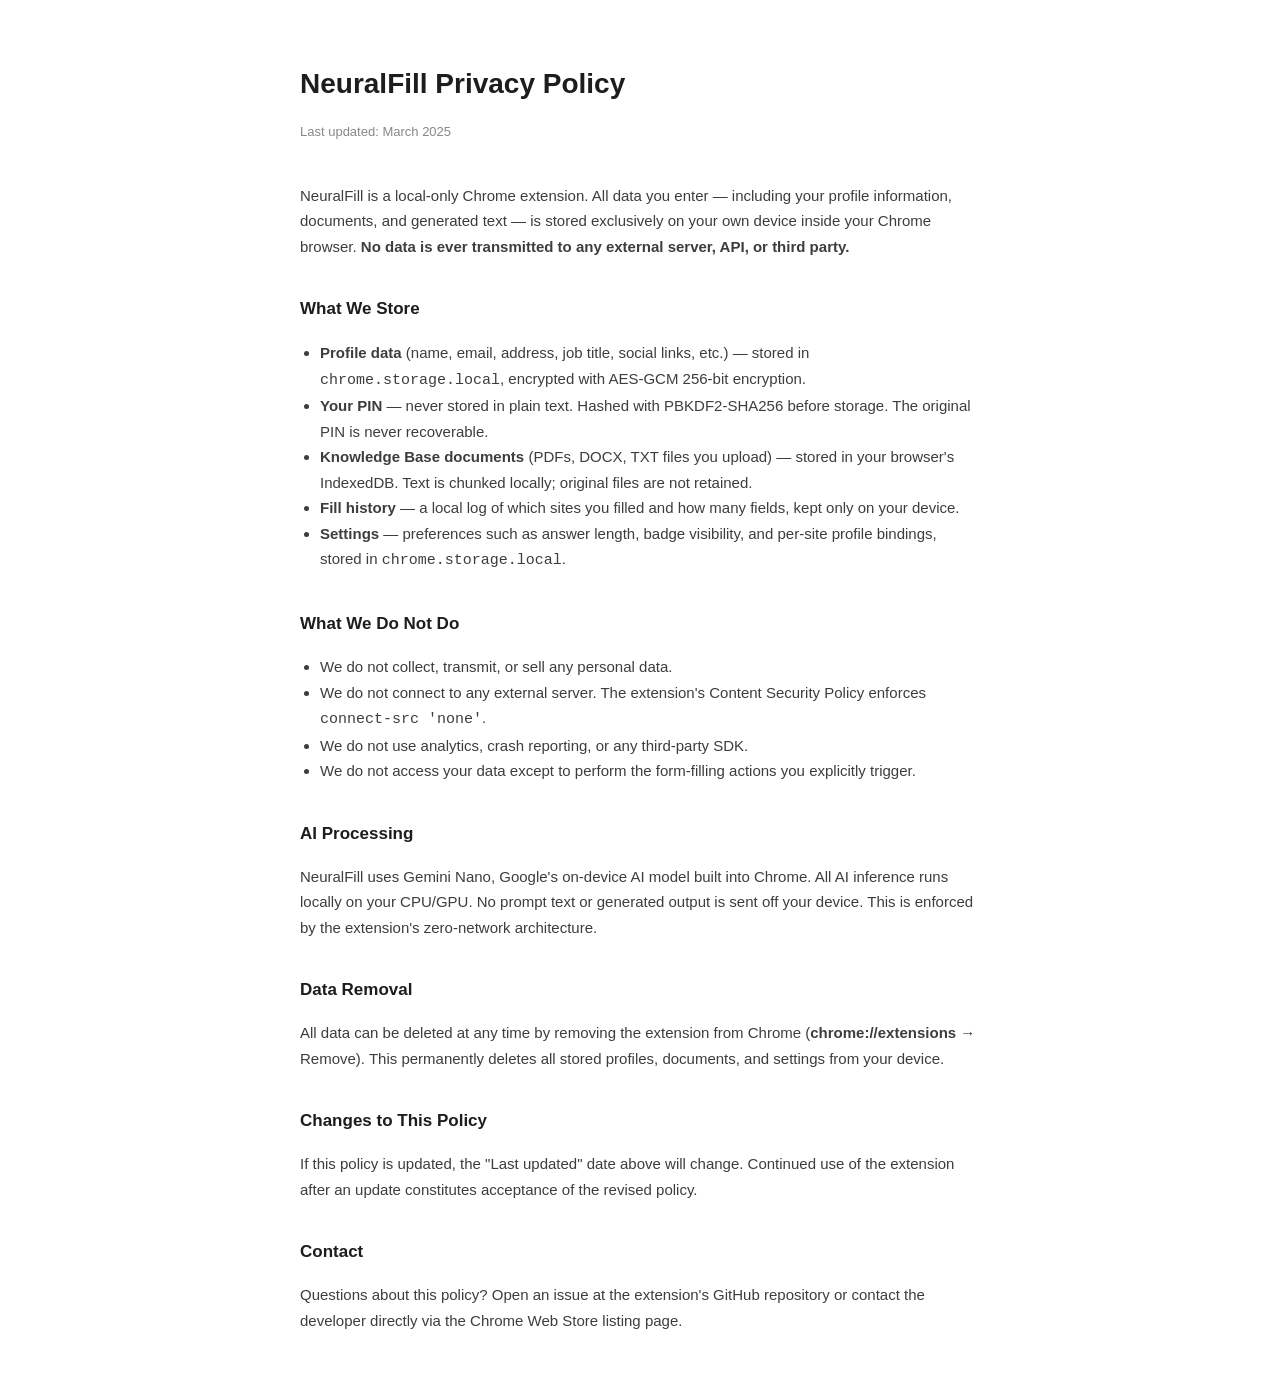
<file: docs/privacy.html>
<!DOCTYPE html>
<html lang="en">
<head>
  <meta charset="UTF-8">
  <meta name="viewport" content="width=device-width, initial-scale=1.0">
  <title>NeuralFill — Privacy Policy</title>
  <style>
    body {
      font-family: -apple-system, BlinkMacSystemFont, 'Segoe UI', Helvetica, Arial, sans-serif;
      max-width: 680px;
      margin: 60px auto;
      padding: 0 24px;
      line-height: 1.7;
      color: #1d1d1f;
    }
    h1 { font-size: 28px; font-weight: 700; margin-bottom: 4px; }
    h2 { font-size: 17px; font-weight: 600; margin-top: 36px; }
    p, li { font-size: 15px; color: #3d3d3f; }
    .updated { font-size: 13px; color: #888; margin-bottom: 40px; }
    ul { padding-left: 20px; }
    a { color: #0066cc; }
  </style>
</head>
<body>

  <h1>NeuralFill Privacy Policy</h1>
  <p class="updated">Last updated: March 2025</p>

  <p>
    NeuralFill is a local-only Chrome extension. All data you enter — including your profile
    information, documents, and generated text — is stored exclusively on your own device inside
    your Chrome browser. <strong>No data is ever transmitted to any external server, API, or
    third party.</strong>
  </p>

  <h2>What We Store</h2>
  <ul>
    <li><strong>Profile data</strong> (name, email, address, job title, social links, etc.) — stored in <code>chrome.storage.local</code>, encrypted with AES-GCM 256-bit encryption.</li>
    <li><strong>Your PIN</strong> — never stored in plain text. Hashed with PBKDF2-SHA256 before storage. The original PIN is never recoverable.</li>
    <li><strong>Knowledge Base documents</strong> (PDFs, DOCX, TXT files you upload) — stored in your browser's IndexedDB. Text is chunked locally; original files are not retained.</li>
    <li><strong>Fill history</strong> — a local log of which sites you filled and how many fields, kept only on your device.</li>
    <li><strong>Settings</strong> — preferences such as answer length, badge visibility, and per-site profile bindings, stored in <code>chrome.storage.local</code>.</li>
  </ul>

  <h2>What We Do Not Do</h2>
  <ul>
    <li>We do not collect, transmit, or sell any personal data.</li>
    <li>We do not connect to any external server. The extension's Content Security Policy enforces <code>connect-src 'none'</code>.</li>
    <li>We do not use analytics, crash reporting, or any third-party SDK.</li>
    <li>We do not access your data except to perform the form-filling actions you explicitly trigger.</li>
  </ul>

  <h2>AI Processing</h2>
  <p>
    NeuralFill uses Gemini Nano, Google's on-device AI model built into Chrome. All AI inference
    runs locally on your CPU/GPU. No prompt text or generated output is sent off your device.
    This is enforced by the extension's zero-network architecture.
  </p>

  <h2>Data Removal</h2>
  <p>
    All data can be deleted at any time by removing the extension from Chrome
    (<strong>chrome://extensions</strong> → Remove). This permanently deletes all stored profiles,
    documents, and settings from your device.
  </p>

  <h2>Changes to This Policy</h2>
  <p>
    If this policy is updated, the "Last updated" date above will change. Continued use of the
    extension after an update constitutes acceptance of the revised policy.
  </p>

  <h2>Contact</h2>
  <p>
    Questions about this policy? Open an issue at the extension's GitHub repository or contact
    the developer directly via the Chrome Web Store listing page.
  </p>

</body>
</html>
</file>
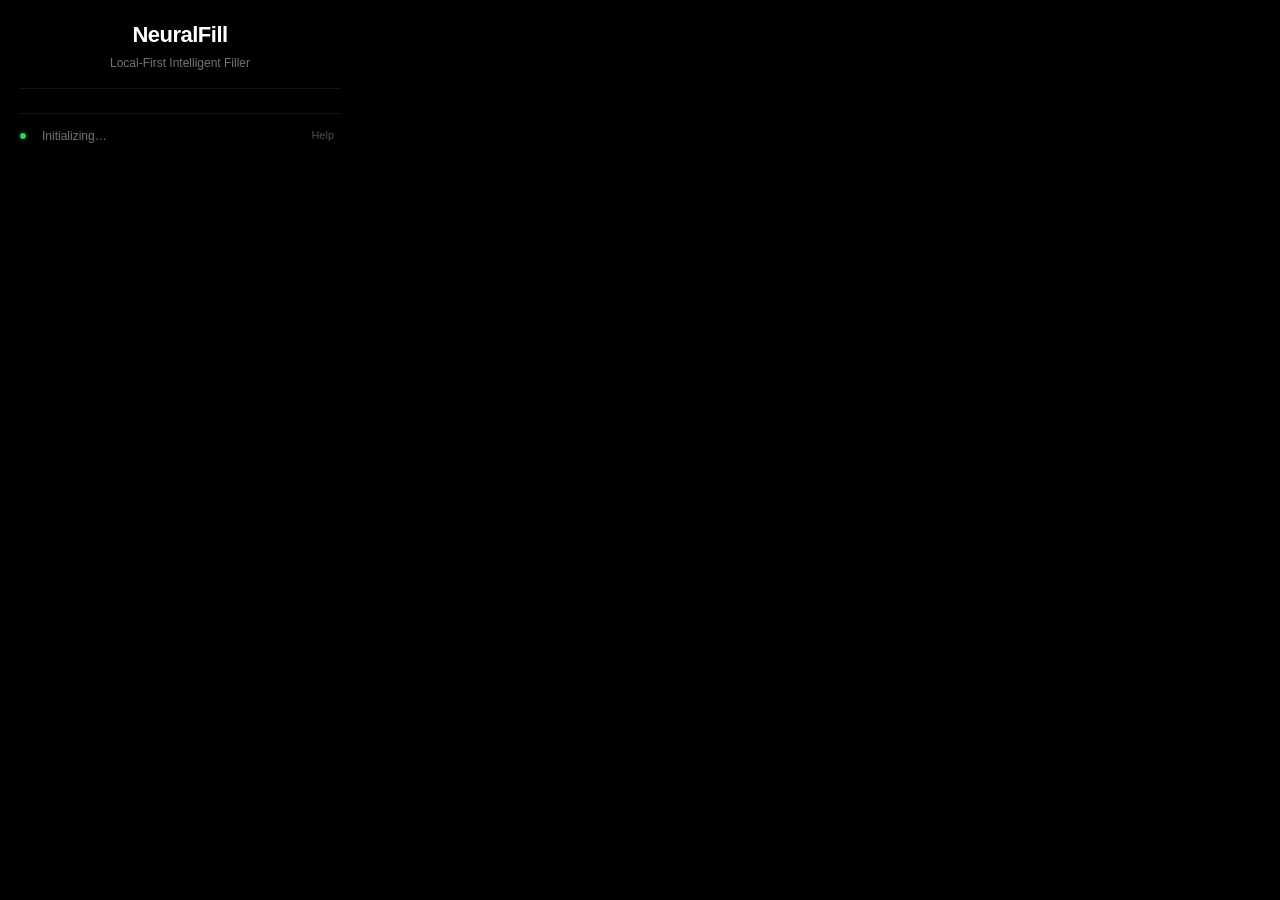
<file: popup/popup.html>
<!DOCTYPE html>
<html lang="en">
<head>
  <meta charset="UTF-8">
  <meta name="viewport" content="width=device-width, initial-scale=1.0">
  <title>NeuralFill</title>
  <link rel="stylesheet" href="popup.css">
  <link rel="stylesheet" href="profiles.css">
</head>
<body>
  <div class="container">
    <header>
      <h1>NeuralFill</h1>
      <p class="subtitle">Local-First Intelligent Filler</p>
    </header>

    <!-- Lock View -->
    <main id="lockView" class="hidden">
      <div class="lock-screen">
        <div class="lock-icon">
          <svg width="28" height="28" viewBox="0 0 28 28" fill="none" xmlns="http://www.w3.org/2000/svg">
            <rect x="5" y="13" width="18" height="13" rx="3" fill="rgba(255,255,255,0.12)" stroke="rgba(255,255,255,0.3)" stroke-width="1.5"/>
            <path d="M9 13V9.5C9 7 10.8 5 14 5C17.2 5 19 7 19 9.5V13" stroke="rgba(255,255,255,0.5)" stroke-width="1.5" stroke-linecap="round"/>
            <circle cx="14" cy="20" r="2" fill="rgba(255,255,255,0.5)"/>
          </svg>
        </div>
        <p class="lock-title">NeuralFill is Locked</p>
        <p class="lock-subtitle">Enter your PIN to continue</p>

        <div class="pin-dot-row" id="lockPinDots">
          <span class="pin-dot"></span>
          <span class="pin-dot"></span>
          <span class="pin-dot"></span>
          <span class="pin-dot"></span>
          <span class="pin-dot"></span>
          <span class="pin-dot"></span>
        </div>
        <input type="tel" id="lockPinInput" maxlength="6" autocomplete="off"
               inputmode="numeric" class="pin-hidden-input" placeholder="">

        <p id="lockPinError" class="pin-error hidden">Incorrect PIN — try again</p>
        <button id="unlockBtn" class="primary-btn" disabled>Unlock</button>
      </div>
    </main>

    <!-- PIN Setup View -->
    <main id="pinSetupView" class="hidden">
      <div class="lock-screen">
        <div class="lock-icon">
          <svg width="28" height="28" viewBox="0 0 28 28" fill="none" xmlns="http://www.w3.org/2000/svg">
            <rect x="5" y="13" width="18" height="13" rx="3" fill="rgba(255,255,255,0.12)" stroke="rgba(255,255,255,0.3)" stroke-width="1.5"/>
            <path d="M9 13V9.5C9 7 10.8 5 14 5C17.2 5 19 7 19 9.5V13" stroke="rgba(255,255,255,0.5)" stroke-width="1.5" stroke-linecap="round"/>
            <circle cx="14" cy="20" r="2" fill="rgba(255,255,255,0.5)"/>
          </svg>
        </div>
        <p class="lock-title" id="pinSetupTitle">Set a PIN</p>
        <p class="lock-subtitle" id="pinSetupSubtitle">Protects your profiles and data. Required before every form fill.</p>

        <div class="pin-dot-row" id="setupPinDots">
          <span class="pin-dot"></span>
          <span class="pin-dot"></span>
          <span class="pin-dot"></span>
          <span class="pin-dot"></span>
          <span class="pin-dot"></span>
          <span class="pin-dot"></span>
        </div>
        <input type="tel" id="setupPinInput" maxlength="6" autocomplete="off"
               inputmode="numeric" class="pin-hidden-input" placeholder="">

        <p id="pinSetupError" class="pin-error hidden">PINs don't match — try again</p>
        <button id="pinSetupNextBtn" class="primary-btn" disabled>Continue</button>
      </div>
    </main>

    <!-- Main View -->
    <main id="mainView" class="hidden">
      <div class="form-group">
        <label for="profileSelect">Active Profile</label>
        <div style="display: flex; gap: 8px;">
           <select id="profileSelect">
             <option value="default">Default</option>
           </select>
           <button id="editProfilesBtn" class="secondary-btn" style="width: auto; margin: 0; padding: 10px 14px; font-size: 13px;">Edit</button>
        </div>
      </div>

      <div class="form-group toggle-group" id="aiToggleGroup">
        <label for="aiToggle">Gemini Nano AI</label>
        <label class="switch">
          <input type="checkbox" id="aiToggle" checked>
          <span class="slider round"></span>
        </label>
      </div>

      <div class="form-group toggle-group">
        <div>
          <label for="badgeToggle" style="margin-bottom:0;">Floating Badge</label>
          <div style="font-size:11px;color:var(--text-tertiary);margin-top:2px;">Show fill &amp; capture prompts on pages</div>
        </div>
        <label class="switch">
          <input type="checkbox" id="badgeToggle" checked>
          <span class="slider round"></span>
        </label>
      </div>

      <div class="form-group">
        <label for="answerLengthSelect" style="margin-bottom:6px;">Generate Answer Length</label>
        <select id="answerLengthSelect" style="width:100%;">
          <option value="short">Short — 1–2 sentences</option>
          <option value="medium" selected>Medium — 3–4 sentences</option>
          <option value="long">Long — full paragraph</option>
        </select>
      </div>
      
      <div id="aiSetupPrompt" class="hidden">
         <strong>⚠ AI Engine Not Detected</strong> 
         <span>Gemini Nano requires a one-time setup to run locally.</span>
         <div style="margin-top: 8px;"><a href="#" id="showAiSetupBtn" class="primary-btn" style="display: inline-block; width: auto; padding: 6px 14px; font-size: 12px; background-color: var(--orange); margin: 0;">View Setup Guide</a></div>
      </div>

      <div class="fill-action-row">
        <button id="fillNowBtn" class="primary-btn fill-primary-btn">Fill Form Now</button>
        <button id="previewFillBtn" class="secondary-btn fill-preview-btn" title="Preview which fields will be filled">Preview</button>
      </div>
      <div class="action-group">
        <button id="generateTextBtn" class="secondary-btn">✦ Generate Text Fields</button>
        <button id="scanLearnBtn" class="secondary-btn">Scan &amp; Learn New Fields</button>
        <button id="kbBtn" class="secondary-btn kb-btn">Knowledge Base</button>
        <button id="historyBtn" class="secondary-btn" style="opacity:0.6;">Fill History</button>
      </div>

      <!-- Per-site profile binding -->
      <div id="siteBindingRow" class="hidden" style="margin-top:6px;background:rgba(255,255,255,0.04);border:1px solid rgba(255,255,255,0.08);border-radius:10px;padding:10px 12px;">
        <div style="font-size:11px;color:var(--text-tertiary);margin-bottom:6px;" id="siteBindingDomain">This site</div>
        <div style="display:flex;align-items:center;gap:8px;">
          <select id="siteBindingSelect"></select>
          <button id="siteBindingSaveBtn" class="secondary-btn">Bind</button>
          <button id="siteBindingClearBtn" class="secondary-btn" style="display:none;">Clear</button>
        </div>
      </div>
    </main>

    <!-- Scan Results Review View -->
    <main id="scanResultsView" class="hidden">
      <div class="header-with-back">
         <button id="backFromScanBtn" class="icon-btn">&larr; Back</button>
         <h2>Discovered Fields</h2>
      </div>
      <p style="font-size: 12px; color: var(--text-tertiary); margin: 0 0 14px;">Review the fields AI found. Remove any you don't need, then confirm.</p>
      <div id="scanResultsList" class="form-group grid-form"></div>
      <button id="confirmScanBtn" class="primary-btn">Save Learned Fields</button>
      <button id="discardScanBtn" class="secondary-btn">Discard All</button>
    </main>
    
    <!-- AI Setup Guide View -->
    <main id="aiSetupView" class="hidden">
      <div class="header-with-back">
        <button id="backFromAiSetupBtn" class="icon-btn">&larr; Back</button>
        <h2>Gemini Nano Setup</h2>
      </div>

      <!-- Live requirements checker -->
      <div style="background:rgba(255,255,255,0.04);border:1px solid rgba(255,255,255,0.08);border-radius:12px;padding:14px;margin-bottom:14px;">
        <div style="font-size:11px;font-weight:600;color:rgba(255,255,255,0.4);letter-spacing:0.06em;text-transform:uppercase;margin-bottom:10px;">Requirements</div>
        <div class="ai-req-row" id="reqChrome">
          <span class="ai-req-icon">⏳</span>
          <div class="ai-req-text">
            <span class="ai-req-label">Chrome 138 or later</span>
            <span class="ai-req-value" id="reqChromeVal">Checking…</span>
          </div>
        </div>
        <div class="ai-req-row" id="reqPlatform">
          <span class="ai-req-icon">⏳</span>
          <div class="ai-req-text">
            <span class="ai-req-label">Apple Silicon or compatible GPU</span>
            <span class="ai-req-value" id="reqPlatformVal">Checking…</span>
          </div>
        </div>
        <div class="ai-req-row">
          <span class="ai-req-icon">⚠</span>
          <div class="ai-req-text">
            <span class="ai-req-label">22 GB free disk space</span>
            <span class="ai-req-value" style="color:rgba(255,159,10,0.9);">Verify manually — most common cause of failure</span>
          </div>
        </div>
        <div class="ai-req-row" id="reqModel">
          <span class="ai-req-icon">⏳</span>
          <div class="ai-req-text">
            <span class="ai-req-label">Gemini Nano model</span>
            <span class="ai-req-value" id="reqModelVal">Checking…</span>
          </div>
        </div>
      </div>

      <!-- Setup steps -->
      <div style="background:rgba(255,255,255,0.04);border:1px solid rgba(255,255,255,0.08);border-radius:12px;padding:14px;margin-bottom:14px;">
        <div style="font-size:11px;font-weight:600;color:rgba(255,255,255,0.4);letter-spacing:0.06em;text-transform:uppercase;margin-bottom:10px;">Setup Steps</div>
        <div class="ai-step"><span class="ai-step-num">1</span><span>Go to <strong style="color:var(--orange);user-select:all;">chrome://flags/#prompt-api-for-gemini-nano</strong> → set to <strong style="color:var(--green);">Enabled</strong></span></div>
        <div class="ai-step"><span class="ai-step-num">2</span><span>Go to <strong style="color:var(--orange);user-select:all;">chrome://flags/#optimization-guide-on-device-model</strong> → set to <strong style="color:var(--green);">Enabled BypassPerfRequirement</strong></span></div>
        <div class="ai-step"><span class="ai-step-num">3</span><span>Click <strong style="color:var(--orange);">Relaunch</strong> at the bottom of the flags page</span></div>
        <div class="ai-step"><span class="ai-step-num">4</span><span>Wait <strong>15–30 minutes</strong> — Chrome downloads the ~1.7 GB model silently in the background</span></div>
        <div class="ai-step"><span class="ai-step-num">5</span><span>If model still unavailable, <strong style="color:var(--orange);">free up at least 22 GB disk space</strong> and relaunch Chrome again</span></div>
      </div>

      <!-- Disk space callout -->
      <div style="background:rgba(255,159,10,0.08);border:1px solid rgba(255,159,10,0.25);border-radius:10px;padding:11px 13px;margin-bottom:14px;font-size:12px;color:rgba(255,255,255,0.65);line-height:1.5;">
        <strong style="color:var(--orange);">⚠ Disk space is the #1 reason Gemini Nano won't load.</strong><br>
        Chrome requires ~22 GB free to download and run the model. Even if flags are correct, the model silently stays unavailable if your disk is full.
      </div>

      <button id="checkAiStatusBtn" class="primary-btn" style="background-color:var(--orange);margin-bottom:0;">Check AI Status</button>
    </main>
    
    <!-- Knowledge Base View -->
    <main id="knowledgeBaseView" class="hidden">
      <div class="header-with-back">
        <button id="backFromKbBtn" class="icon-btn">&larr; Back</button>
        <h2>Knowledge Base</h2>
      </div>

      <p id="kbProfileLabel" style="font-size:12px;color:var(--text-tertiary);margin:-12px 0 14px;"></p>

      <!-- Upload Zone -->
      <label id="kbUploadZone" class="kb-upload-zone" for="kbFileInput">
        <div class="kb-upload-icon">
          <svg width="22" height="22" viewBox="0 0 22 22" fill="none" xmlns="http://www.w3.org/2000/svg">
            <path d="M11 14V4M11 4L7.5 7.5M11 4L14.5 7.5" stroke="rgba(255,255,255,0.4)" stroke-width="1.5" stroke-linecap="round" stroke-linejoin="round"/>
            <path d="M3 16V18C3 19.1 3.9 20 5 20H17C18.1 20 19 19.1 19 18V16" stroke="rgba(255,255,255,0.25)" stroke-width="1.5" stroke-linecap="round"/>
          </svg>
        </div>
        <span class="kb-upload-label">Drop files here or tap to upload</span>
        <span class="kb-upload-types">PDF · DOCX · TXT</span>
        <input type="file" id="kbFileInput" multiple accept=".pdf,.docx,.txt" style="display:none;">
      </label>

      <!-- Processing indicator -->
      <div id="kbProcessing" class="kb-processing hidden">
        <div class="kb-spinner"></div>
        <span id="kbProcessingLabel">Processing…</span>
      </div>

      <!-- Error message -->
      <p id="kbUploadError" class="pin-error hidden" style="text-align:center;margin:8px 0;"></p>

      <!-- Document list header -->
      <div class="kb-list-header">
        <span id="kbDocCount" style="font-size:12px;font-weight:600;color:var(--text-secondary);">Documents</span>
        <span id="kbStorageUsed" style="font-size:11px;color:var(--text-tertiary);"></span>
      </div>

      <!-- Document list -->
      <div id="kbDocList" class="kb-doc-list">
        <div id="kbEmptyState" class="kb-empty-state">
          Upload your resume, portfolio, or any document — NeuralFill will use it to answer long-form questions on forms.
        </div>
      </div>
    </main>

    <!-- Fill History View -->
    <main id="historyView" class="hidden">
      <div class="header-with-back">
        <button id="backFromHistoryBtn" class="icon-btn">&larr; Back</button>
        <h2>Fill History</h2>
      </div>
      <div id="historyList" style="display:flex;flex-direction:column;gap:6px;"></div>
      <div id="historyEmpty" class="kb-empty-state hidden">No fills recorded yet.</div>
      <button id="clearHistoryBtn" class="secondary-btn" style="margin-top:12px;font-size:12px;">Clear History</button>
    </main>

    <!-- Edit Profiles View -->
    <main id="editProfileView" class="hidden">
      <div class="header-with-back">
         <button id="backToMainBtn" class="icon-btn">&larr; Back</button>
         <h2>Manage Profiles</h2>
      </div>
      
      <div class="profile-list" id="profileList">
        <!-- Profile items injected here -->
      </div>
      
      <div class="add-profile-form">
         <input type="text" id="newProfileName" placeholder="New Profile Name (e.g. Work)">
         <button id="addProfileBtn" class="secondary-btn">Add Profile</button>
      </div>
      <div style="margin-top:8px;">
        <label id="importProfileLabel" class="secondary-btn" style="display:block;text-align:center;cursor:pointer;font-size:12px;padding:9px 14px;">
          Import Profile from JSON
          <input type="file" id="importProfileInput" accept=".json" style="display:none;">
        </label>
      </div>
      
      <div id="profileEditor" class="hidden profile-editor-area">
        <div class="form-group" style="margin-bottom: 16px;">
          <label for="editProfileName">Profile Name</label>
          <input type="text" id="editProfileName" class="profile-input" placeholder="e.g. Anish Work">
        </div>
        
        <div class="form-group grid-form">
          <label>Full Name</label>
          <input type="text" id="editFullName" class="profile-input">
          
          <label>Email</label>
          <input type="email" id="editEmail" class="profile-input">
          
          <label>Phone</label>
          <input type="tel" id="editPhone" class="profile-input">
          
          <label>Date of Birth</label>
          <input type="text" id="editDob" placeholder="YYYY-MM-DD" class="profile-input">
        </div>

        <details class="address-section" open>
          <summary>Address</summary>
          <div class="form-group grid-form" style="margin-top: 8px;">
            <label>Street</label>
            <input type="text" id="editStreet" class="profile-input" placeholder="123 Main Street">
            
            <label>City</label>
            <input type="text" id="editCity" class="profile-input">
            
            <label>State / Province</label>
            <input type="text" id="editState" class="profile-input">

            <div style="display: grid; grid-template-columns: 1fr 1fr; gap: 8px;">
              <div>
                <label>ZIP / Postal</label>
                <input type="text" id="editZip" class="profile-input">
              </div>
              <div>
                <label>Country</label>
                <input type="text" id="editCountry" class="profile-input">
              </div>
            </div>
          </div>
        </details>

        <!-- Professional / Social Fields -->
        <details class="address-section" style="margin-top:12px;">
          <summary>Professional &amp; Social</summary>
          <div class="form-group grid-form" style="margin-top:8px;">
            <label>Job Title</label>
            <input type="text" id="editJobTitle" class="profile-input" placeholder="e.g. Software Engineer">

            <label>Company</label>
            <input type="text" id="editCompany" class="profile-input" placeholder="e.g. Acme Corp">

            <label>LinkedIn URL</label>
            <input type="url" id="editLinkedIn" class="profile-input" placeholder="https://linkedin.com/in/you">

            <label>GitHub URL</label>
            <input type="url" id="editGithub" class="profile-input" placeholder="https://github.com/you">

            <label>Twitter / X</label>
            <input type="text" id="editTwitter" class="profile-input" placeholder="@handle">

            <label>Website / Portfolio</label>
            <input type="url" id="editWebsite" class="profile-input" placeholder="https://yoursite.com">
          </div>
        </details>

        <!-- Miscellaneous / Custom Fields -->
        <details class="address-section" id="miscSection" style="margin-top:12px;">
          <summary>Miscellaneous</summary>
          <div style="padding:0 14px 14px;">
            <div id="miscFieldsList" class="grid-form" style="margin-bottom:0;"></div>
            <div style="display:flex;gap:6px;margin-top:10px;align-items:center;">
              <input type="text" id="miscKeyInput" class="profile-input" placeholder="Field name" style="flex:1;min-width:0;">
              <input type="text" id="miscValueInput" class="profile-input" placeholder="Value" style="flex:1.5;min-width:0;">
              <button id="miscAddBtn" class="secondary-btn" style="width:auto;padding:8px 14px;margin:0;flex-shrink:0;font-size:12px;border-radius:980px;">+ Add</button>
            </div>
            <p style="font-size:10px;color:rgba(255,255,255,0.28);margin:10px 0 0;text-align:center;line-height:1.4;">Scroll down and hit Save to apply changes</p>
          </div>
        </details>

        <button id="saveProfileDataBtn" class="primary-btn">Save Changes</button>
        <div style="display:flex;gap:8px;margin-top:8px;">
          <button id="exportProfileBtn" class="secondary-btn" style="flex:1;font-size:12px;">Export JSON</button>
          <button id="deleteProfileBtn" class="secondary-btn delete" style="flex:1;font-size:12px;">Delete Profile</button>
        </div>
      </div>
    </main>

    <footer>
      <span class="status-indicator"></span>
      <span id="statusText">Initializing…</span>
      <a id="helpLink" href="https://anishmoncivarghese.com/neuralfill/" target="_blank" title="Help &amp; User Guide" style="color:rgba(255,255,255,0.3);font-size:11px;text-decoration:none;margin-left:auto;margin-right:6px;transition:color 0.15s;" onmouseover="this.style.color='rgba(255,255,255,0.65)'" onmouseout="this.style.color='rgba(255,255,255,0.3)'">Help</a>
      <button id="lockNowBtn" class="lock-btn hidden" title="Lock NeuralFill">
        <svg width="13" height="13" viewBox="0 0 14 14" fill="none" xmlns="http://www.w3.org/2000/svg">
          <rect x="2" y="6.5" width="10" height="7" rx="2" fill="rgba(255,255,255,0.25)" stroke="rgba(255,255,255,0.4)" stroke-width="1.2"/>
          <path d="M4.5 6.5V4.5C4.5 3 5.4 2 7 2C8.6 2 9.5 3 9.5 4.5V6.5" stroke="rgba(255,255,255,0.4)" stroke-width="1.2" stroke-linecap="round"/>
        </svg>
      </button>
    </footer>
  </div>
  <script src="../lib/pdf.min.js"></script>
  <script src="../lib/mammoth.browser.min.js"></script>
  <script type="module" src="popup.js"></script>
</body>
</html>
</file>
<file: popup/popup.css>
/* ═══════════════════════════════════════════
   NeuralFill — Apple-inspired Design System
   ═══════════════════════════════════════════ */

:root {
  /* Surface & Background */
  --bg-primary: #000000;
  --bg-elevated: #1c1c1e;
  --bg-secondary: #2c2c2e;
  --bg-tertiary: #3a3a3c;

  /* Text */
  --text-primary: #ffffff;
  --text-secondary: rgba(255, 255, 255, 0.7);
  --text-tertiary: rgba(255, 255, 255, 0.45);

  /* Accent — Apple Blue */
  --accent: #0a84ff;
  --accent-hover: #409cff;
  --accent-pressed: #0071e3;

  /* System Colors */
  --green: #30d158;
  --orange: #ff9f0a;
  --red: #ff453a;
  --teal: #64d2ff;
  --indigo: #5e5ce6;

  /* Borders & Separators */
  --separator: rgba(255, 255, 255, 0.08);
  --border-subtle: rgba(255, 255, 255, 0.12);

  /* Fills */
  --fill-primary: rgba(255, 255, 255, 0.08);
  --fill-secondary: rgba(255, 255, 255, 0.05);

  /* Radius */
  --radius-sm: 8px;
  --radius-md: 12px;
  --radius-lg: 16px;
  --radius-pill: 980px;

  /* Timing */
  --ease: cubic-bezier(0.25, 0.1, 0.25, 1);
  --spring: cubic-bezier(0.34, 1.56, 0.64, 1);
}

/* ── Base ── */
* {
  box-sizing: border-box;
}

body {
  width: 360px;
  margin: 0;
  padding: 0;
  font-family: -apple-system, BlinkMacSystemFont, 'SF Pro Display', 'SF Pro Text', 'Helvetica Neue', Helvetica, Arial, sans-serif;
  background-color: var(--bg-primary);
  color: var(--text-primary);
  -webkit-font-smoothing: antialiased;
  -moz-osx-font-smoothing: grayscale;
  font-size: 14px;
  line-height: 1.4;
}

.container {
  padding: 20px;
}

.hidden {
  display: none !important;
}

/* ── Header ── */
header {
  margin-bottom: 24px;
  padding-bottom: 16px;
  border-bottom: 1px solid var(--separator);
  text-align: center;
}

h1 {
  margin: 0;
  font-size: 22px;
  font-weight: 700;
  letter-spacing: -0.5px;
  color: var(--text-primary);
}

.subtitle {
  margin: 4px 0 0 0;
  font-size: 12px;
  color: var(--text-tertiary);
  letter-spacing: 0px;
  font-weight: 400;
}

/* ── Card panels ── */
.card {
  background-color: var(--bg-elevated);
  border-radius: var(--radius-md);
  padding: 16px;
  margin-bottom: 12px;
  border: 1px solid var(--separator);
  box-shadow: 0 1px 0 rgba(255,255,255,0.05) inset;
}

/* ── Form Controls ── */
.form-group {
  margin-bottom: 14px;
}

label {
  display: block;
  font-size: 13px;
  margin-bottom: 6px;
  font-weight: 500;
  color: var(--text-secondary);
}

select {
  width: 100%;
  padding: 10px 12px;
  background-color: var(--bg-elevated);
  color: var(--text-primary);
  border: 1px solid var(--border-subtle);
  border-radius: var(--radius-sm);
  outline: none;
  font-size: 14px;
  font-family: inherit;
  appearance: none;
  -webkit-appearance: none;
  background-image: url("data:image/svg+xml,%3Csvg xmlns='http://www.w3.org/2000/svg' width='10' height='6' viewBox='0 0 10 6'%3E%3Cpath d='M1 1l4 4 4-4' fill='none' stroke='rgba(255,255,255,0.4)' stroke-width='1.5' stroke-linecap='round' stroke-linejoin='round'/%3E%3C/svg%3E");
  background-repeat: no-repeat;
  background-position: right 12px center;
  transition: border-color 0.2s var(--ease);
}

select:focus {
  border-color: var(--accent);
}

/* ── Toggle Switch (iOS-style) ── */
.toggle-group {
  display: flex;
  justify-content: space-between;
  align-items: center;
  background-color: var(--bg-elevated);
  padding: 12px 14px;
  border-radius: var(--radius-md);
  border: 1px solid var(--separator);
}

.toggle-group label:first-child {
  margin-bottom: 0;
  font-size: 14px;
  color: var(--text-primary);
  font-weight: 500;
}

.switch {
  position: relative;
  display: inline-block;
  width: 48px;
  height: 28px;
  flex-shrink: 0;
}

.switch input {
  opacity: 0;
  width: 0;
  height: 0;
}

.slider {
  position: absolute;
  cursor: pointer;
  inset: 0;
  background-color: var(--bg-tertiary);
  transition: background-color 0.3s var(--ease);
}

.slider:before {
  position: absolute;
  content: "";
  height: 22px;
  width: 22px;
  left: 3px;
  bottom: 3px;
  background-color: #fff;
  transition: transform 0.3s var(--spring);
  box-shadow: 0 1px 3px rgba(0, 0, 0, 0.3);
}

input:checked + .slider {
  background-color: var(--green);
}

input:checked + .slider:before {
  transform: translateX(20px);
}

.slider.round {
  border-radius: 28px;
}

.slider.round:before {
  border-radius: 50%;
}

/* ── Buttons ── */
.primary-btn {
  width: 100%;
  padding: 12px 16px;
  background-color: var(--accent);
  color: white;
  border: none;
  border-radius: var(--radius-pill);
  font-size: 15px;
  font-weight: 600;
  font-family: inherit;
  cursor: pointer;
  transition: all 0.2s var(--ease);
  margin-bottom: 8px;
  letter-spacing: -0.2px;
  position: relative;
  overflow: hidden;
}

.primary-btn::after {
  content: '';
  position: absolute;
  inset: 0;
  background: linear-gradient(180deg, rgba(255,255,255,0.12) 0%, rgba(255,255,255,0) 100%);
  pointer-events: none;
}

.primary-btn:hover:not(:disabled) {
  background-color: var(--accent-hover);
  transform: translateY(-1px);
  box-shadow: 0 4px 12px rgba(10, 132, 255, 0.3);
}

.primary-btn:active:not(:disabled) {
  transform: translateY(0);
  background-color: var(--accent-pressed);
  box-shadow: none;
}

.primary-btn:disabled {
  background-color: var(--bg-tertiary);
  color: var(--text-tertiary);
  cursor: not-allowed;
}

.secondary-btn {
  width: 100%;
  padding: 10px 16px;
  background-color: var(--fill-primary);
  color: var(--text-primary);
  border: 1px solid var(--border-subtle);
  border-radius: var(--radius-md);
  font-size: 14px;
  font-weight: 500;
  font-family: inherit;
  cursor: pointer;
  transition: all 0.2s var(--ease);
  margin-bottom: 8px;
}

.secondary-btn:hover {
  background-color: var(--fill-secondary);
  border-color: rgba(255, 255, 255, 0.2);
  transform: translateY(-0.5px);
}

.secondary-btn:active {
  transform: translateY(0);
}

/* ── Fill Action Row (Fill Now + Preview) ── */
.fill-action-row {
  display: flex;
  gap: 6px;
  margin-top: 4px;
  margin-bottom: 12px;
  align-items: stretch;
}

.fill-primary-btn {
  flex: 1;
  margin: 0;
  width: auto;
}

.fill-preview-btn {
  flex: 0 0 auto;
  width: auto;
  min-width: 82px;
  margin: 0;
  padding: 0 16px;
  font-size: 14px;
  border-radius: var(--radius-md);
}

/* ── Secondary Action Group divider ── */
.action-group {
  display: flex;
  flex-direction: column;
  gap: 6px;
}

.action-group .secondary-btn {
  margin-bottom: 0;
}

/* ── Site Binding Row ── */
#siteBindingSelect {
  flex: 1;
  width: auto;
  min-width: 0;
  padding: 7px 28px 7px 10px;
  font-size: 12px;
}

#siteBindingSaveBtn,
#siteBindingClearBtn {
  flex: 0 0 auto;
  width: auto;
  padding: 6px 14px;
  font-size: 12px;
  font-weight: 600;
  margin: 0;
  border-radius: 980px;
  white-space: nowrap;
}

/* ── Alert Banners ── */
.alert {
  padding: 14px;
  border-radius: var(--radius-md);
  font-size: 13px;
  line-height: 1.5;
  margin-bottom: 16px;
  border: none;
}

.alert.warning {
  background-color: rgba(255, 159, 10, 0.1);
  border-left: 3px solid var(--orange);
  color: var(--text-secondary);
}

.alert.warning strong {
  color: var(--orange);
}

/* ── AI Setup Prompt ── */
#aiSetupPrompt {
  background: rgba(255, 159, 10, 0.08) !important;
  border: 1px solid rgba(255, 159, 10, 0.2) !important;
  border-radius: var(--radius-md) !important;
  padding: 14px !important;
}

/* ── Textarea (Key Display) ── */
textarea {
  width: 100%;
  height: 72px;
  background-color: var(--bg-elevated);
  color: var(--text-primary);
  border: 1px solid var(--border-subtle);
  border-radius: var(--radius-sm);
  padding: 10px 12px;
  font-family: 'SF Mono', 'Menlo', 'Monaco', monospace;
  font-size: 11px;
  resize: none;
  margin-bottom: 12px;
  box-sizing: border-box;
  word-break: break-all;
  line-height: 1.5;
  transition: border-color 0.2s var(--ease);
}

textarea:focus {
  border-color: var(--accent);
  outline: none;
}

.action-buttons {
  display: flex;
  flex-direction: column;
  gap: 8px;
}

/* ── Footer ── */
footer {
  margin-top: 20px;
  padding-top: 14px;
  border-top: 1px solid var(--separator);
  font-size: 12px;
  color: var(--text-tertiary);
  display: flex;
  align-items: center;
  justify-content: space-between;
  gap: 8px;
}

footer #statusText {
  flex: 1;
}

.status-indicator {
  display: inline-block;
  width: 6px;
  height: 6px;
  border-radius: 50%;
  background-color: var(--green);
  margin-right: 8px;
  box-shadow: 0 0 6px rgba(48, 209, 88, 0.5);
  animation: pulse-glow 2s infinite;
}

@keyframes pulse-glow {
  0%, 100% { box-shadow: 0 0 4px rgba(48, 209, 88, 0.3); }
  50% { box-shadow: 0 0 8px rgba(48, 209, 88, 0.6); }
}

/* ── Scan & Learn Button ── */
#scanLearnBtn {
  background: var(--fill-primary) !important;
  color: var(--teal) !important;
  border: 1px solid rgba(100, 210, 255, 0.15) !important;
  font-weight: 500 !important;
  transition: all 0.2s var(--ease) !important;
}

#scanLearnBtn:hover {
  background: rgba(100, 210, 255, 0.1) !important;
  border-color: rgba(100, 210, 255, 0.3) !important;
}

/* ── Scan Results View ── */
#confirmScanBtn {
  background: var(--green) !important;
  color: #000 !important;
  font-weight: 600;
}

#confirmScanBtn:hover {
  background: #3ae866 !important;
}

/* ── Cross/Delete buttons ── */
.delete-field-btn {
  background: rgba(255, 69, 58, 0.12);
  color: var(--red);
  border: none;
  border-radius: 6px;
  padding: 2px 8px;
  cursor: pointer;
  font-size: 11px;
  font-weight: 600;
  transition: all 0.15s var(--ease);
  flex-shrink: 0;
}

.delete-field-btn:hover {
  background: rgba(255, 69, 58, 0.25);
}

/* ── Custom Fields Section ── */
#customFieldsSection {
  border-top: 1px solid var(--separator) !important;
}

#customFieldsSection h4 {
  color: var(--teal) !important;
  font-size: 12px !important;
  font-weight: 600 !important;
  letter-spacing: 0.3px;
  text-transform: uppercase;
}

/* ── Lock Screen ── */
.lock-screen {
  display: flex;
  flex-direction: column;
  align-items: center;
  padding: 12px 0 8px;
  text-align: center;
}

.lock-icon {
  width: 56px;
  height: 56px;
  background: var(--bg-elevated);
  border: 1px solid var(--separator);
  border-radius: 18px;
  display: flex;
  align-items: center;
  justify-content: center;
  margin-bottom: 16px;
  box-shadow: 0 2px 8px rgba(0,0,0,0.25);
}

.lock-title {
  font-size: 17px;
  font-weight: 600;
  color: var(--text-primary);
  margin: 0 0 6px;
  letter-spacing: -0.3px;
}

.lock-subtitle {
  font-size: 13px;
  color: var(--text-tertiary);
  margin: 0 0 24px;
  line-height: 1.5;
  max-width: 240px;
}

/* ── PIN Dot Indicators ── */
.pin-dot-row {
  display: flex;
  gap: 12px;
  margin-bottom: 16px;
  cursor: text;
}

.pin-dot {
  width: 14px;
  height: 14px;
  border-radius: 50%;
  border: 1.5px solid rgba(255, 255, 255, 0.25);
  background: transparent;
  transition: background 0.15s var(--ease), border-color 0.15s var(--ease),
              transform 0.1s var(--spring);
}

.pin-dot.filled {
  background: var(--accent);
  border-color: var(--accent);
  transform: scale(1.1);
}

.pin-dot.error {
  background: var(--red);
  border-color: var(--red);
}

/* ── Hidden PIN Input (positioned over dots for focus) ── */
.pin-hidden-input {
  position: absolute;
  opacity: 0;
  pointer-events: none;
  width: 1px;
  height: 1px;
}

/* ── PIN Error Message ── */
.pin-error {
  font-size: 12px;
  color: var(--red);
  margin: -8px 0 12px;
  font-weight: 500;
}

/* ── Lock button in footer ── */
.lock-btn {
  background: none;
  border: none;
  cursor: pointer;
  padding: 4px;
  margin-left: auto;
  opacity: 0.5;
  border-radius: 6px;
  display: flex;
  align-items: center;
  justify-content: center;
  transition: opacity 0.15s var(--ease), background 0.15s var(--ease);
}

.lock-btn:hover {
  opacity: 1;
  background: var(--fill-primary);
}

/* ── AI Setup Requirements ── */
.ai-req-row {
  display: flex;
  align-items: flex-start;
  gap: 10px;
  margin-bottom: 10px;
}
.ai-req-row:last-child { margin-bottom: 0; }
.ai-req-icon {
  font-size: 13px;
  width: 18px;
  flex-shrink: 0;
  margin-top: 1px;
}
.ai-req-text {
  display: flex;
  flex-direction: column;
  gap: 2px;
  flex: 1;
}
.ai-req-label {
  font-size: 13px;
  color: var(--text-primary);
  font-weight: 500;
}
.ai-req-value {
  font-size: 11px;
  color: var(--text-tertiary);
}
.ai-req-pass .ai-req-icon  { color: var(--green); }
.ai-req-pass .ai-req-value { color: var(--green); }
.ai-req-fail .ai-req-icon  { color: var(--red); }
.ai-req-fail .ai-req-value { color: var(--red); }

.ai-step {
  display: flex;
  align-items: flex-start;
  gap: 10px;
  margin-bottom: 10px;
  font-size: 12px;
  color: var(--text-secondary);
  line-height: 1.55;
}
.ai-step:last-child { margin-bottom: 0; }
.ai-step-num {
  width: 20px;
  height: 20px;
  border-radius: 50%;
  background: rgba(255,255,255,0.08);
  color: rgba(255,255,255,0.5);
  font-size: 11px;
  font-weight: 600;
  display: flex;
  align-items: center;
  justify-content: center;
  flex-shrink: 0;
  margin-top: 1px;
}

/* ── Knowledge Base Button ── */
.kb-btn {
  color: var(--teal) !important;
  border-color: rgba(100, 210, 255, 0.15) !important;
}

.kb-btn:hover {
  background: rgba(100, 210, 255, 0.08) !important;
  border-color: rgba(100, 210, 255, 0.3) !important;
}

/* ── Upload Zone ── */
.kb-upload-zone {
  display: flex;
  flex-direction: column;
  align-items: center;
  justify-content: center;
  gap: 6px;
  padding: 20px 16px;
  border: 1.5px dashed rgba(255, 255, 255, 0.14);
  border-radius: var(--radius-md);
  background: var(--fill-secondary);
  cursor: pointer;
  margin-bottom: 14px;
  transition: border-color 0.2s var(--ease), background 0.2s var(--ease);
  text-align: center;
}

.kb-upload-zone:hover,
.kb-upload-zone.drag-over {
  border-color: var(--teal);
  background: rgba(100, 210, 255, 0.06);
}

.kb-upload-icon { margin-bottom: 2px; }

.kb-upload-label {
  font-size: 13px;
  font-weight: 500;
  color: var(--text-secondary);
}

.kb-upload-types {
  font-size: 11px;
  color: var(--text-tertiary);
  letter-spacing: 0.3px;
}

/* ── Processing Spinner ── */
.kb-processing {
  display: flex;
  align-items: center;
  justify-content: center;
  gap: 8px;
  padding: 10px;
  font-size: 12px;
  color: var(--text-secondary);
  margin-bottom: 8px;
}

.kb-spinner {
  width: 14px;
  height: 14px;
  border: 2px solid rgba(255,255,255,0.1);
  border-top-color: var(--teal);
  border-radius: 50%;
  animation: kb-spin 0.7s linear infinite;
  flex-shrink: 0;
}

@keyframes kb-spin {
  to { transform: rotate(360deg); }
}

/* ── Doc List Header ── */
.kb-list-header {
  display: flex;
  justify-content: space-between;
  align-items: center;
  padding: 0 2px;
  margin-bottom: 8px;
}

/* ── Doc List ── */
.kb-doc-list {
  display: flex;
  flex-direction: column;
  gap: 6px;
  max-height: 200px;
  overflow-y: auto;
}

.kb-doc-list::-webkit-scrollbar       { width: 4px; }
.kb-doc-list::-webkit-scrollbar-track { background: transparent; }
.kb-doc-list::-webkit-scrollbar-thumb { background: var(--bg-tertiary); border-radius: 4px; }

/* ── Empty State ── */
.kb-empty-state {
  font-size: 12px;
  color: var(--text-tertiary);
  line-height: 1.6;
  text-align: center;
  padding: 16px 12px;
  background: var(--bg-elevated);
  border: 1px solid var(--separator);
  border-radius: var(--radius-md);
}

/* ── Doc Card ── */
.kb-doc-card {
  display: flex;
  align-items: center;
  gap: 10px;
  padding: 10px 12px;
  background: var(--bg-elevated);
  border: 1px solid var(--separator);
  border-radius: var(--radius-md);
  box-shadow: 0 1px 0 rgba(255,255,255,0.04) inset;
  transition: border-color 0.15s var(--ease);
}

.kb-doc-card:hover { border-color: rgba(255,255,255,0.18); }

.kb-doc-icon {
  width: 32px;
  height: 32px;
  border-radius: 8px;
  display: flex;
  align-items: center;
  justify-content: center;
  font-size: 13px;
  font-weight: 700;
  flex-shrink: 0;
  letter-spacing: -0.3px;
}

.kb-doc-icon.pdf  { background: rgba(255,69,58,0.15);  color: #ff453a; }
.kb-doc-icon.docx { background: rgba(10,132,255,0.15); color: #0a84ff; }
.kb-doc-icon.txt  { background: rgba(255,255,255,0.08); color: var(--text-secondary); }

.kb-doc-info { flex: 1; min-width: 0; }

.kb-doc-name {
  font-size: 13px;
  font-weight: 500;
  color: var(--text-primary);
  white-space: nowrap;
  overflow: hidden;
  text-overflow: ellipsis;
}

.kb-doc-meta {
  font-size: 11px;
  color: var(--text-tertiary);
  margin-top: 2px;
}

.kb-doc-delete {
  background: rgba(255,69,58,0.1);
  color: var(--red);
  border: none;
  border-radius: 6px;
  width: 26px;
  height: 26px;
  display: flex;
  align-items: center;
  justify-content: center;
  cursor: pointer;
  font-size: 12px;
  flex-shrink: 0;
  transition: background 0.15s var(--ease);
}

.kb-doc-delete:hover { background: rgba(255,69,58,0.22); }

.kb-doc-preview-btn {
  background: none;
  border: none;
  color: rgba(255,255,255,0.3);
  font-size: 11px;
  cursor: pointer;
  padding: 4px 6px;
  border-radius: 6px;
  transition: color 0.15s, background 0.15s;
  flex-shrink: 0;
}
.kb-doc-preview-btn:hover { color: rgba(255,255,255,0.7); background: rgba(255,255,255,0.06); }

.kb-doc-preview {
  padding: 10px 12px 12px;
  border-top: 1px solid rgba(255,255,255,0.06);
  font-size: 11px;
  color: rgba(255,255,255,0.45);
  line-height: 1.6;
  white-space: pre-wrap;
  word-break: break-word;
  max-height: 120px;
  overflow-y: auto;
}

/* ── Storage Bar ── */
.kb-storage-bar-wrap {
  margin-top: 12px;
  padding: 0 2px;
}

.kb-storage-bar-bg {
  height: 3px;
  background: var(--bg-tertiary);
  border-radius: 2px;
  overflow: hidden;
  margin-top: 4px;
}

.kb-storage-bar-fill {
  height: 100%;
  background: var(--teal);
  border-radius: 2px;
  transition: width 0.4s var(--ease);
}

.kb-storage-bar-fill.warn { background: var(--orange); }

/* ── Smooth view transitions ── */
main {
  animation: fadeSlideIn 0.25s var(--ease);
}

@keyframes fadeSlideIn {
  from {
    opacity: 0;
    transform: translateY(8px);
  }
  to {
    opacity: 1;
    transform: translateY(0);
  }
}
</file>
<file: popup/profiles.css>
/* ═══════════════════════════════════════════
   NeuralFill — Profile Management Styles
   ═══════════════════════════════════════════ */

/* ── Navigation Header ── */
.header-with-back {
  display: flex;
  align-items: center;
  margin-bottom: 20px;
  gap: 10px;
}

.header-with-back h2 {
  font-size: 17px;
  margin: 0;
  font-weight: 600;
  letter-spacing: -0.3px;
}

.icon-btn {
  background: none;
  border: none;
  color: var(--accent);
  cursor: pointer;
  font-size: 14px;
  font-weight: 500;
  padding: 4px 8px;
  margin-left: -8px;
  border-radius: 6px;
  transition: background-color 0.15s var(--ease);
  font-family: inherit;
}

.icon-btn:hover {
  background-color: var(--fill-primary);
}

/* ── Profile List ── */
.profile-list {
  max-height: 130px;
  overflow-y: auto;
  border-radius: var(--radius-md);
  margin-bottom: 12px;
  background-color: var(--bg-elevated);
  border: 1px solid var(--separator);
}

/* Scrollbar styling */
.profile-list::-webkit-scrollbar {
  width: 4px;
}

.profile-list::-webkit-scrollbar-track {
  background: transparent;
}

.profile-list::-webkit-scrollbar-thumb {
  background: var(--bg-tertiary);
  border-radius: 4px;
}

.profile-item {
  padding: 11px 14px;
  border-bottom: 1px solid var(--separator);
  display: flex;
  justify-content: space-between;
  align-items: center;
  cursor: pointer;
  font-size: 14px;
  font-weight: 400;
  color: var(--text-primary);
  transition: background-color 0.15s var(--ease);
}

.profile-item:last-child {
  border-bottom: none;
}

.profile-item:hover {
  background-color: var(--fill-primary);
}

.profile-item.active {
  background-color: rgba(10, 132, 255, 0.15);
  color: var(--accent);
  font-weight: 500;
}

/* ── Add Profile Form ── */
.add-profile-form {
  display: flex;
  gap: 8px;
  margin-bottom: 16px;
}

.add-profile-form input {
  flex: 1;
  background-color: var(--bg-elevated);
  color: var(--text-primary);
  border: 1px solid var(--border-subtle);
  border-radius: var(--radius-sm);
  padding: 10px 12px;
  outline: none;
  font-size: 13px;
  font-family: inherit;
  transition: border-color 0.2s var(--ease);
}

.add-profile-form input:focus {
  border-color: var(--accent);
}

.add-profile-form input::placeholder {
  color: var(--text-tertiary);
}

.add-profile-form button {
  width: auto;
  margin: 0;
  padding: 10px 14px;
  font-size: 13px;
}

/* ── Profile Editor ── */
.profile-editor-area {
  border-top: 1px solid var(--separator);
  padding-top: 16px;
  margin-top: 8px;
}

.profile-editor-area h3 {
  font-size: 13px;
  margin: 0 0 14px 0;
  color: var(--text-tertiary);
  font-weight: 500;
  text-transform: uppercase;
  letter-spacing: 0.3px;
}

/* ── Grid Form ── */
.grid-form {
  display: grid;
  grid-template-columns: 1fr;
  gap: 6px;
  margin-bottom: 16px;
}

.grid-form label {
  margin-top: 4px;
  margin-bottom: 2px;
}

/* ── Profile Inputs  ── */
.profile-input {
  width: 100%;
  background-color: var(--bg-elevated);
  color: var(--text-primary);
  border: 1px solid var(--border-subtle);
  border-radius: var(--radius-md);
  padding: 10px 12px;
  box-sizing: border-box;
  outline: none;
  font-size: 14px;
  font-family: inherit;
  transition: border-color 0.2s var(--ease), box-shadow 0.2s var(--ease);
}

.profile-input:focus {
  border-color: var(--accent);
  box-shadow: 0 0 0 3px rgba(10, 132, 255, 0.15);
}

.profile-input::placeholder {
  color: var(--text-tertiary);
}

/* ── Delete Profile Button ── */
.secondary-btn.delete {
  color: var(--red);
  border-color: rgba(255, 69, 58, 0.2);
}

.secondary-btn.delete:hover {
  background-color: rgba(255, 69, 58, 0.08);
  border-color: rgba(255, 69, 58, 0.35);
}

/* ── Address Section (collapsible) ── */
.address-section {
  margin-bottom: 14px;
  border: 1px solid var(--separator);
  border-radius: var(--radius-md);
  overflow: hidden;
  background-color: var(--bg-elevated);
}

.address-section summary {
  padding: 10px 14px;
  cursor: pointer;
  font-size: 13px;
  font-weight: 600;
  color: var(--text-secondary);
  list-style: none;
  display: flex;
  align-items: center;
  gap: 6px;
  user-select: none;
  transition: color 0.15s var(--ease);
}

.address-section summary::-webkit-details-marker {
  display: none;
}

.address-section summary::after {
  content: '▸';
  margin-left: auto;
  font-size: 11px;
  color: var(--text-tertiary);
  transition: transform 0.2s var(--ease);
}

.address-section[open] summary::after {
  transform: rotate(90deg);
}

.address-section summary:hover {
  color: var(--text-primary);
}

.address-section > .form-group {
  padding: 0 14px 14px;
}
</file>
